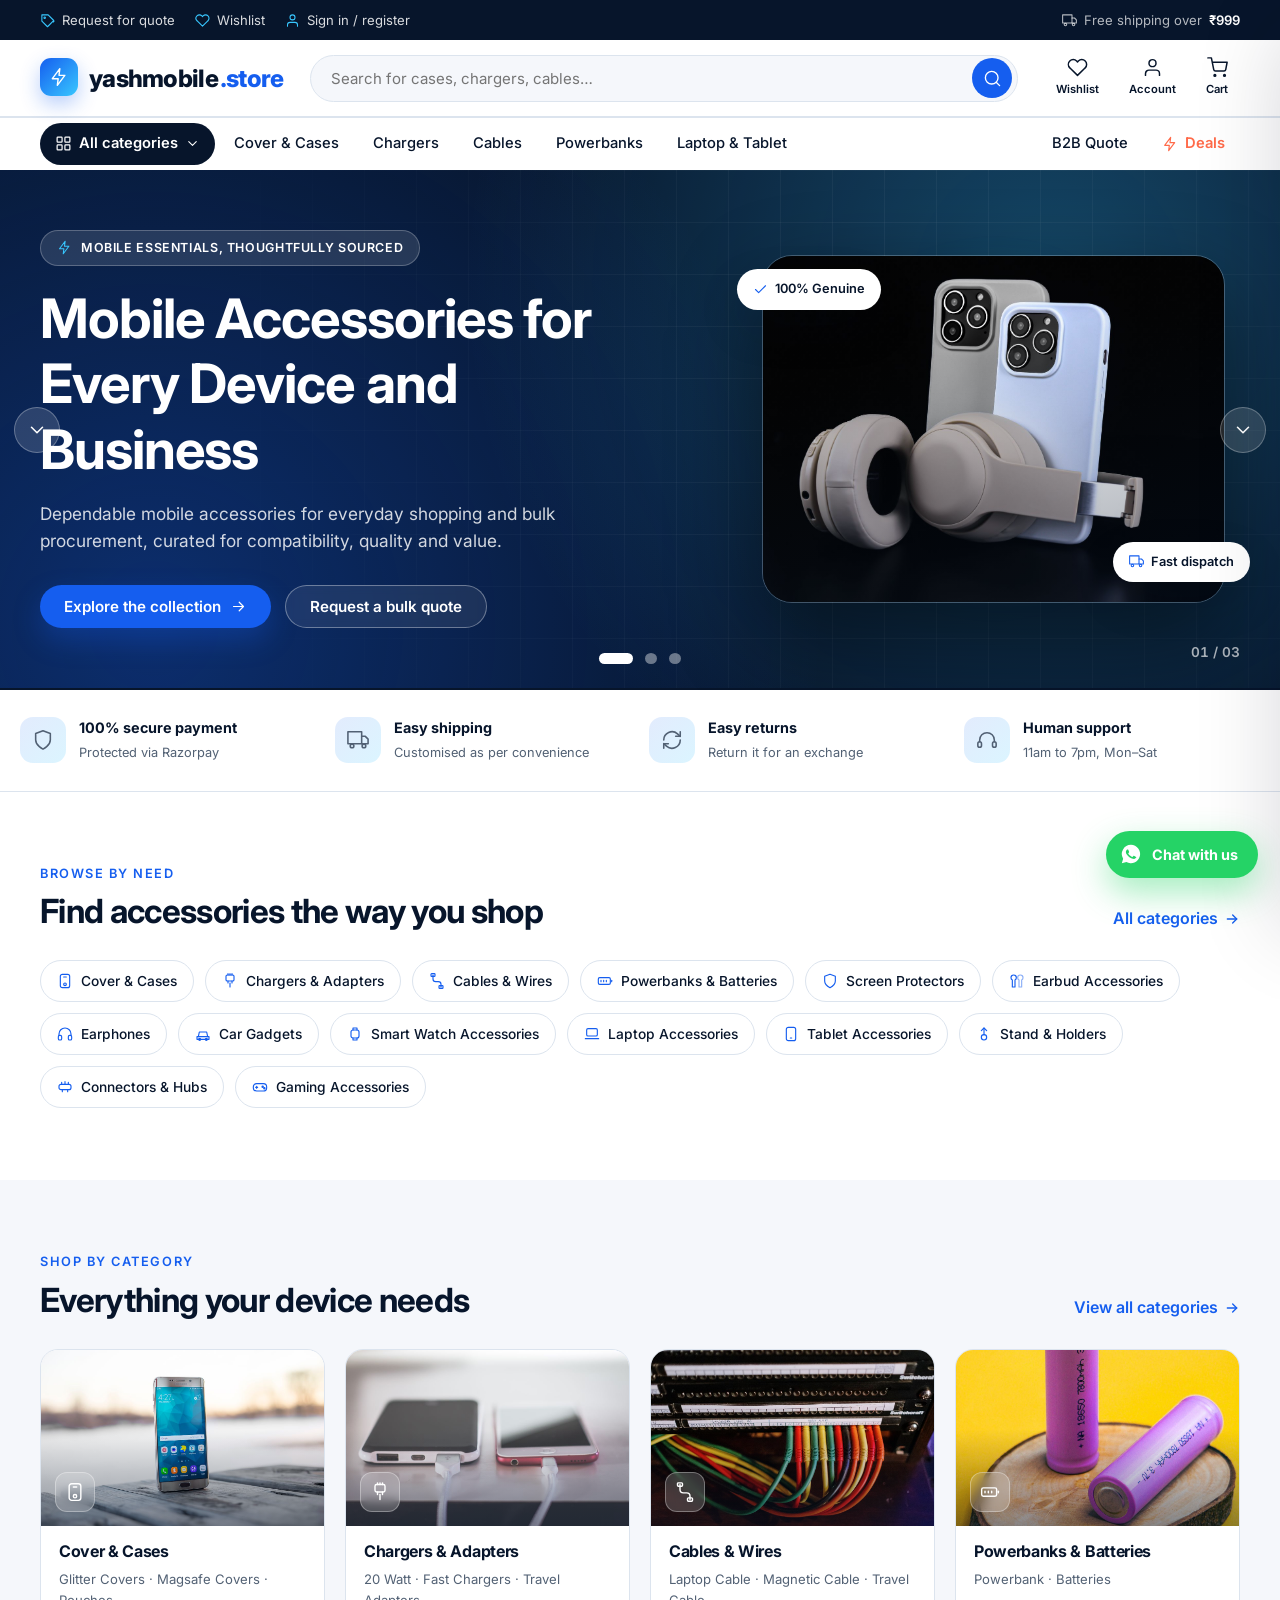
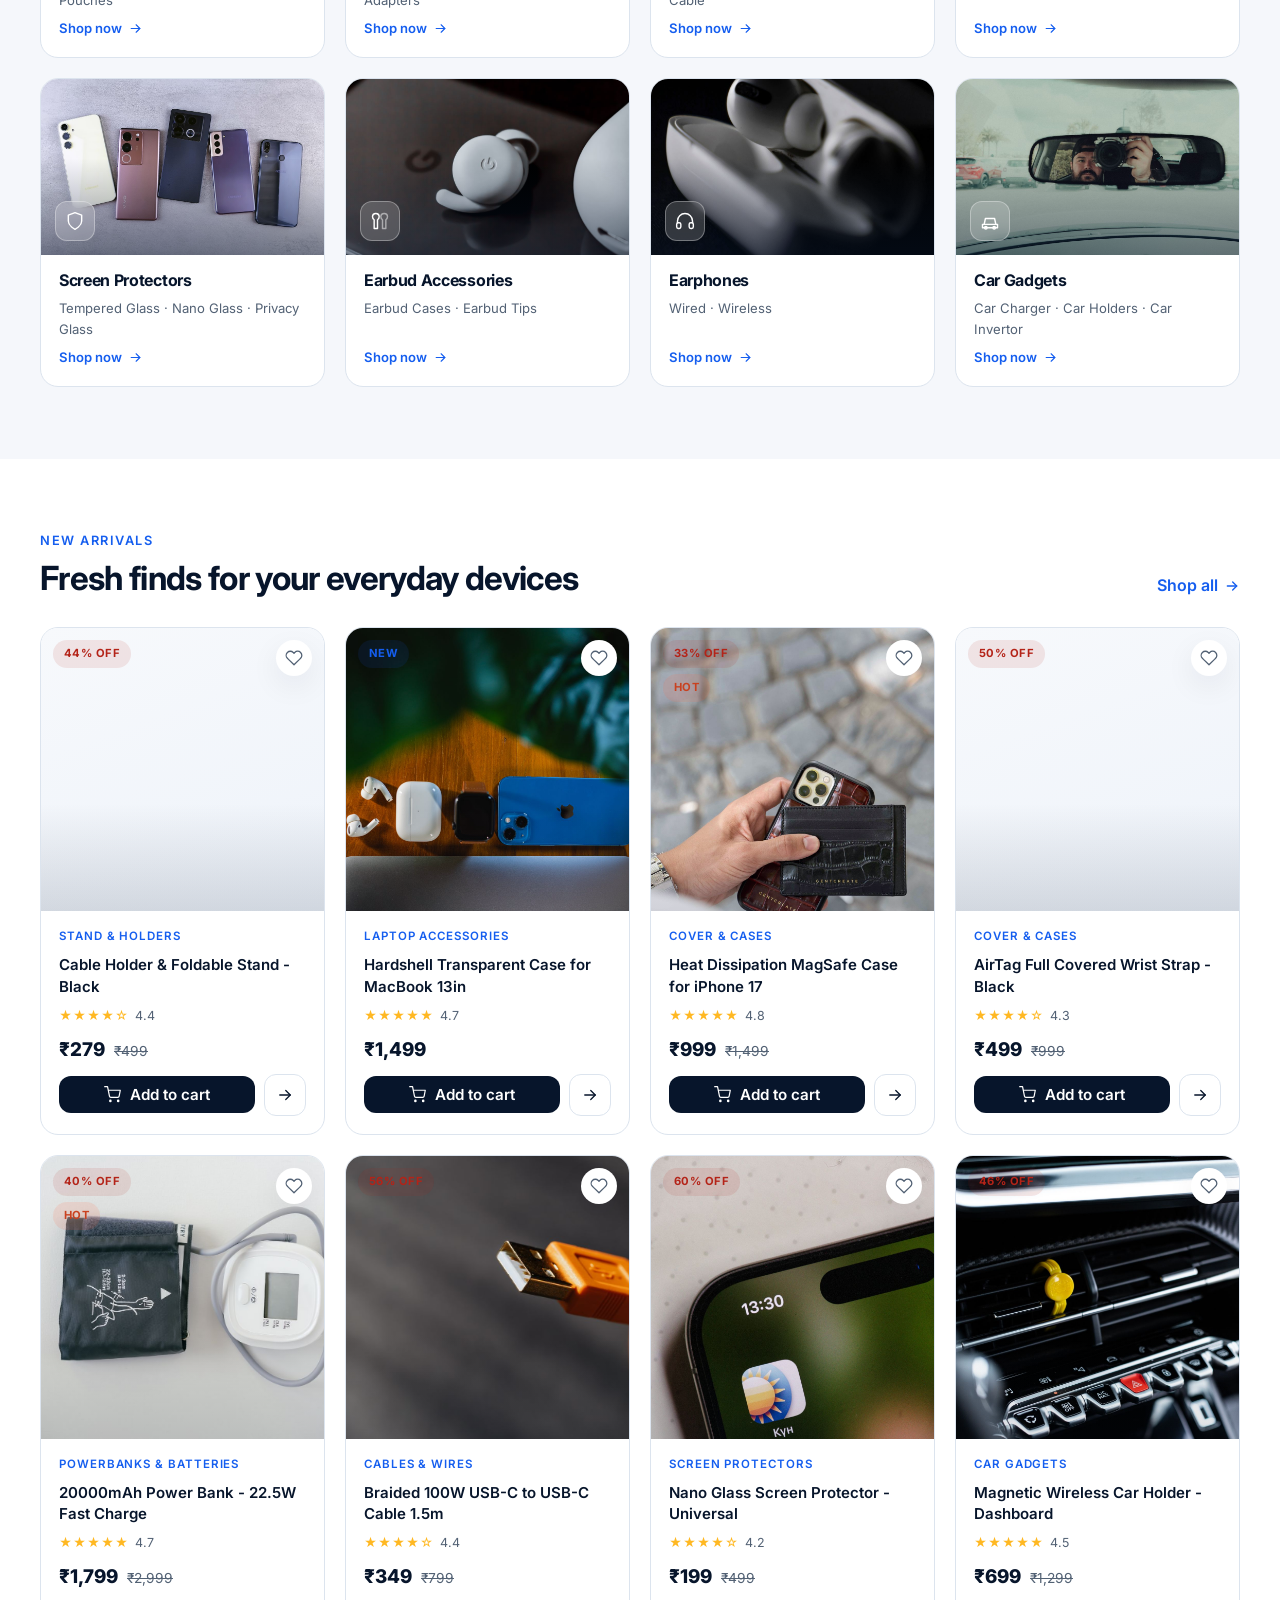
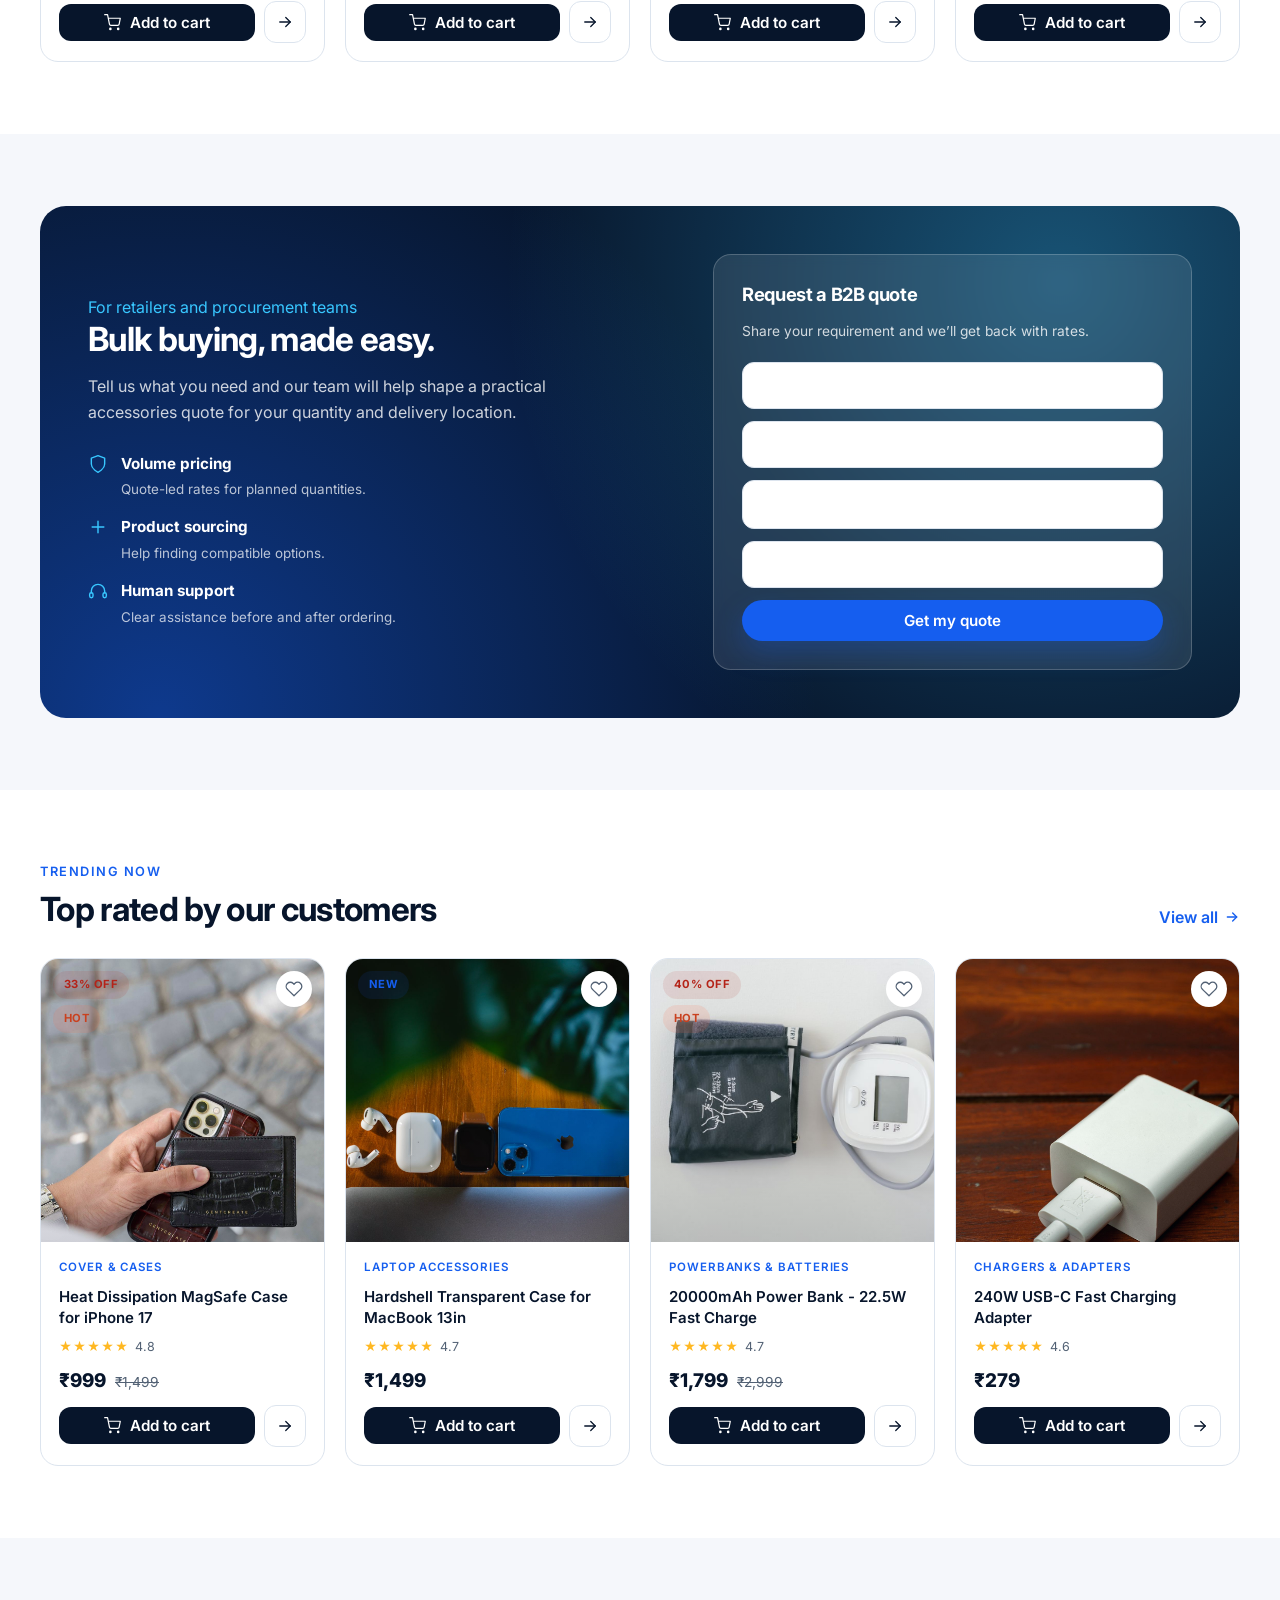
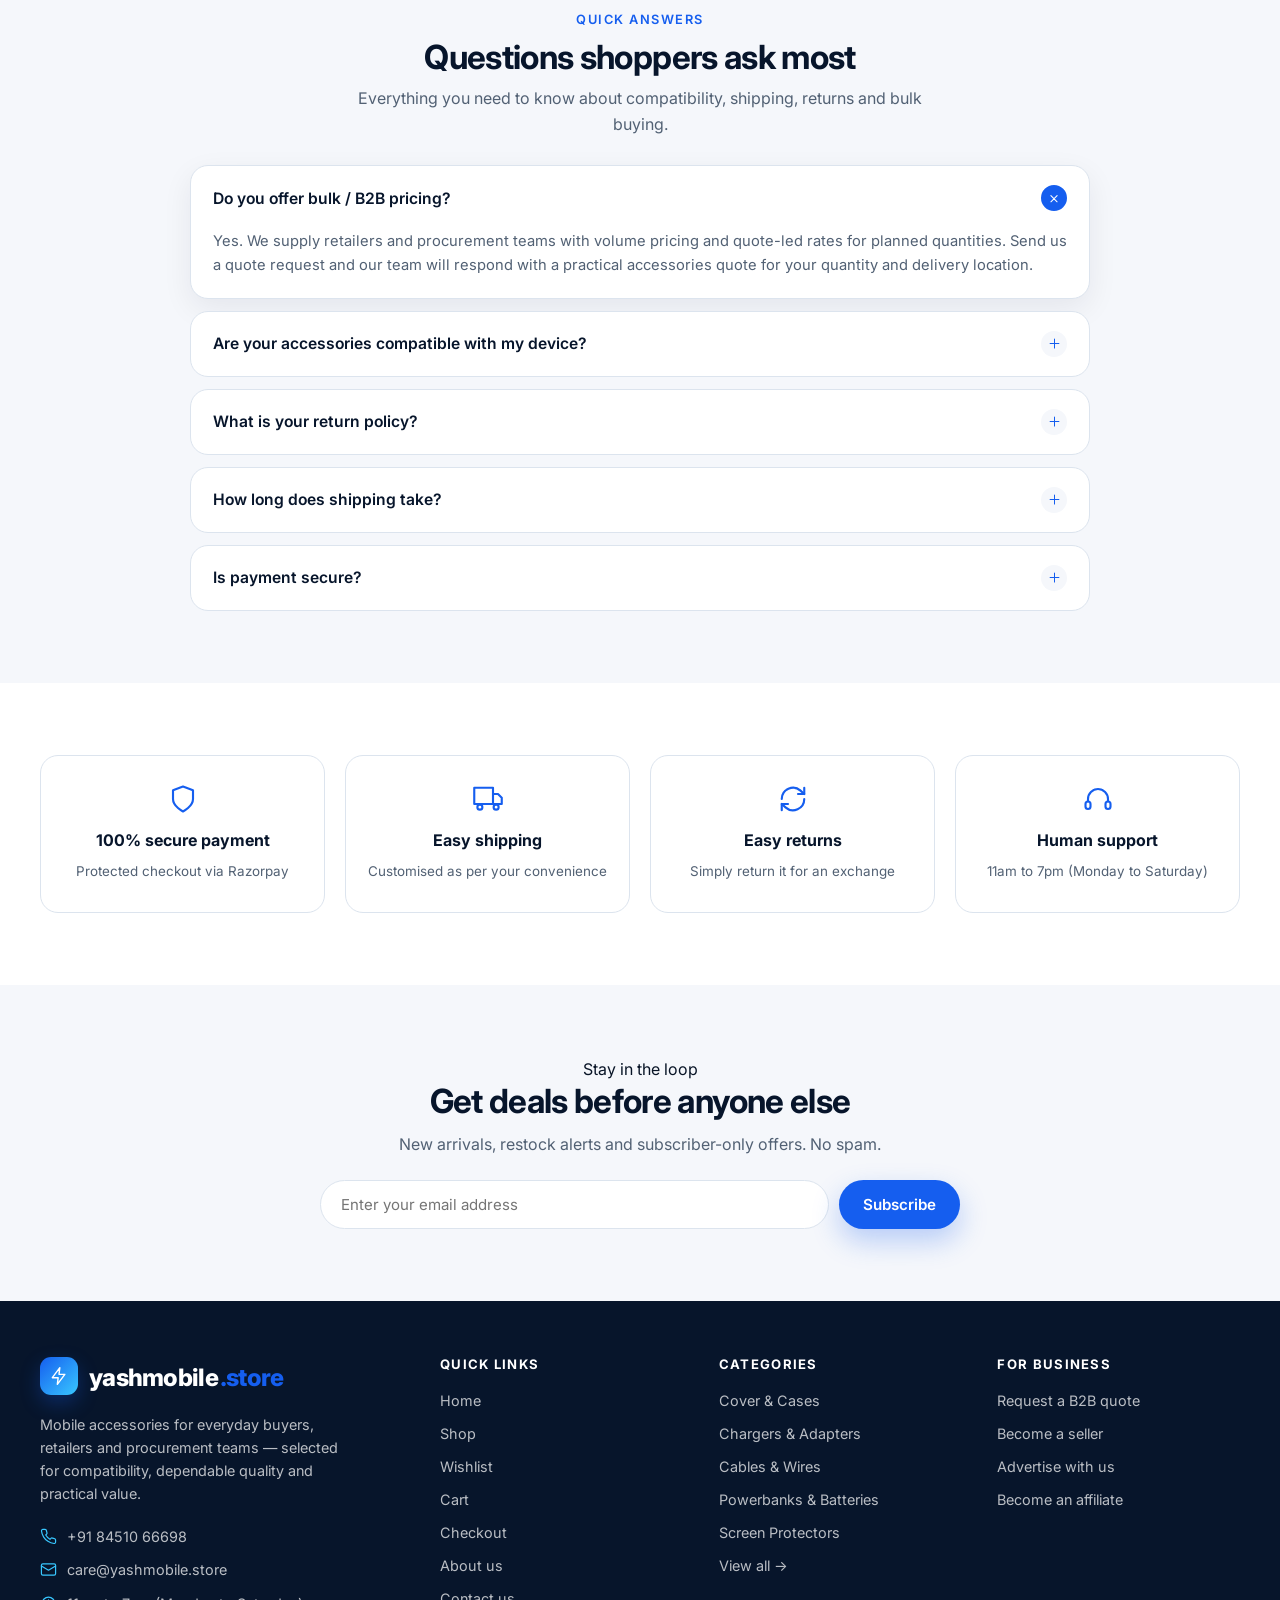
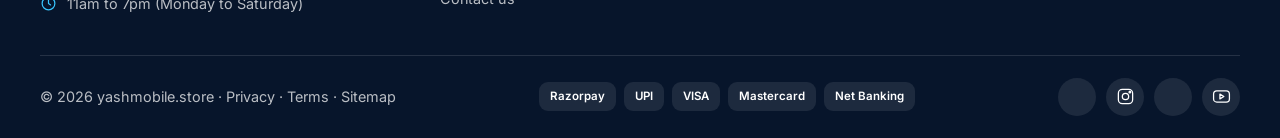
<file: index.html>
<!DOCTYPE html>
<html lang="en">
<head>
  <meta charset="UTF-8" />
  <meta name="viewport" content="width=device-width, initial-scale=1.0" />
  <title>yashmobile.store — Mobile Accessories for Every Device</title>
  <meta name="description" content="yashmobile.store — dependable mobile accessories for everyday shopping and bulk procurement. Cases, chargers, cables, power banks, screen protectors and more." />
  <meta name="theme-color" content="#07152b" />
  <link rel="preconnect" href="https://fonts.googleapis.com" />
  <link rel="preconnect" href="https://fonts.gstatic.com" crossorigin />
  <link href="https://fonts.googleapis.com/css2?family=Inter:wght@400;500;600;700;800&display=swap" rel="stylesheet" />
  <link rel="stylesheet" href="css/style.css" />
  <link rel="canonical" href="https://yashmobile.store/" />
  <meta property="og:type" content="website" />
  <meta property="og:title" content="yashmobile.store — Mobile Accessories for Every Device" />
  <meta property="og:description" content="Dependable mobile accessories for everyday shopping and bulk procurement — cases, chargers, cables, power banks and more." />
  <meta property="og:url" content="https://yashmobile.store/" />
  <meta name="twitter:card" content="summary_large_image" />
  <script type="application/ld+json">
  {
    "@context": "https://schema.org",
    "@type": "Store",
    "name": "yashmobile.store",
    "url": "https://yashmobile.store/",
    "description": "Mobile accessories for everyday buyers, retailers and procurement teams — selected for compatibility, dependable quality and practical value.",
    "telephone": "+91-84510-66698",
    "email": "care@yashmobile.store",
    "openingHours": "Mo-Sa 11:00-19:00",
    "priceRange": "₹199 - ₹4999",
    "address": { "@type": "PostalAddress", "addressCountry": "IN" }
  }
  </script>
</head>
<body>

  <!-- shared header injected by js/main.js -->
  <div id="site-header"></div>

  <!-- ============ HERO SLIDER ============ -->
  <section class="hero">
    <div class="hero__track" id="heroTrack"></div>
  </section>

  <!-- ============ TRUST STRIP ============ -->
  <section class="trust">
    <div class="container trust__grid">
      <div class="trust__item">
        <span class="trust__icon"><svg width="22" height="22" viewBox="0 0 24 24" fill="none" stroke="currentColor" stroke-width="1.7" stroke-linecap="round" stroke-linejoin="round"><path d="M12 22s8-4 8-10V5l-8-3-8 3v7c0 6 8 10 8 10Z"/></svg></span>
        <div><strong>100% secure payment</strong><span>Protected via Razorpay</span></div>
      </div>
      <div class="trust__item">
        <span class="trust__icon"><svg width="22" height="22" viewBox="0 0 24 24" fill="none" stroke="currentColor" stroke-width="1.7" stroke-linecap="round" stroke-linejoin="round"><path d="M1 3h15v13H1z"/><path d="M16 8h4l3 3v5h-7"/><circle cx="5.5" cy="18.5" r="2"/><circle cx="18.5" cy="18.5" r="2"/></svg></span>
        <div><strong>Easy shipping</strong><span>Customised as per convenience</span></div>
      </div>
      <div class="trust__item">
        <span class="trust__icon"><svg width="22" height="22" viewBox="0 0 24 24" fill="none" stroke="currentColor" stroke-width="1.7" stroke-linecap="round" stroke-linejoin="round"><path d="M3 12a9 9 0 0 1 15-6.7L21 8"/><path d="M21 3v5h-5"/><path d="M21 12a9 9 0 0 1-15 6.7L3 16"/><path d="M3 21v-5h5"/></svg></span>
        <div><strong>Easy returns</strong><span>Return it for an exchange</span></div>
      </div>
      <div class="trust__item">
        <span class="trust__icon"><svg width="22" height="22" viewBox="0 0 24 24" fill="none" stroke="currentColor" stroke-width="1.7" stroke-linecap="round" stroke-linejoin="round"><path d="M4 14v-2a8 8 0 0 1 16 0v2"/><path d="M4 14a2 2 0 0 1 2 2v2a2 2 0 0 1-4 0v-2a2 2 0 0 1 2-2Z"/><path d="M20 14a2 2 0 0 1 2 2v2a2 2 0 0 1-4 0v-2a2 2 0 0 1 2-2Z"/></svg></span>
        <div><strong>Human support</strong><span>11am to 7pm, Mon–Sat</span></div>
      </div>
    </div>
  </section>

  <!-- ============ BROWSE BY NEED ============ -->
  <section class="section">
    <div class="container">
      <div class="section-head">
        <div>
          <span class="eyebrow">Browse by need</span>
          <h2>Find accessories the way you shop</h2>
        </div>
        <a class="link-arrow" href="shop.html">All categories
          <svg width="16" height="16" viewBox="0 0 24 24" fill="none" stroke="currentColor" stroke-width="2" stroke-linecap="round" stroke-linejoin="round"><path d="M5 12h14"/><path d="m13 6 6 6-6 6"/></svg></a>
      </div>
      <div class="chips" id="browseChips"></div>
    </div>
  </section>

  <!-- ============ SHOP BY CATEGORY ============ -->
  <section class="section section--paper">
    <div class="container">
      <div class="section-head">
        <div>
          <span class="eyebrow">Shop by category</span>
          <h2>Everything your device needs</h2>
        </div>
        <a class="link-arrow" href="shop.html">View all categories
          <svg width="16" height="16" viewBox="0 0 24 24" fill="none" stroke="currentColor" stroke-width="2" stroke-linecap="round" stroke-linejoin="round"><path d="M5 12h14"/><path d="m13 6 6 6-6 6"/></svg></a>
      </div>
      <div class="catgrid" id="catGrid"></div>
    </div>
  </section>

  <!-- ============ NEW ARRIVALS ============ -->
  <section class="section">
    <div class="container">
      <div class="section-head">
        <div>
          <span class="eyebrow">New arrivals</span>
          <h2>Fresh finds for your everyday devices</h2>
        </div>
        <a class="link-arrow" href="shop.html">Shop all
          <svg width="16" height="16" viewBox="0 0 24 24" fill="none" stroke="currentColor" stroke-width="2" stroke-linecap="round" stroke-linejoin="round"><path d="M5 12h14"/><path d="m13 6 6 6-6 6"/></svg></a>
      </div>
      <div class="prodgrid" id="newArrivals"></div>
    </div>
  </section>

  <!-- ============ B2B BAND ============ -->
  <section class="section section--paper">
    <div class="container">
      <div class="band">
        <div>
          <span class="eyebrow" style="color:var(--cyan)">For retailers and procurement teams</span>
          <h2>Bulk buying, made easy.</h2>
          <p>Tell us what you need and our team will help shape a practical accessories quote for your quantity and delivery location.</p>
          <ul class="band__list">
            <li><svg width="20" height="20" viewBox="0 0 24 24" fill="none" stroke="currentColor" stroke-width="1.7" stroke-linecap="round" stroke-linejoin="round"><path d="M12 22s8-4 8-10V5l-8-3-8 3v7c0 6 8 10 8 10Z"/></svg>
              <div><strong>Volume pricing</strong><span>Quote-led rates for planned quantities.</span></div></li>
            <li><svg width="20" height="20" viewBox="0 0 24 24" fill="none" stroke="currentColor" stroke-width="1.7" stroke-linecap="round" stroke-linejoin="round"><path d="M12 5v14M5 12h14"/></svg>
              <div><strong>Product sourcing</strong><span>Help finding compatible options.</span></div></li>
            <li><svg width="20" height="20" viewBox="0 0 24 24" fill="none" stroke="currentColor" stroke-width="1.7" stroke-linecap="round" stroke-linejoin="round"><path d="M4 14v-2a8 8 0 0 1 16 0v2"/><path d="M4 14a2 2 0 0 1 2 2v2a2 2 0 0 1-4 0v-2a2 2 0 0 1 2-2Z"/><path d="M20 14a2 2 0 0 1 2 2v2a2 2 0 0 1-4 0v-2a2 2 0 0 1 2-2Z"/></svg>
              <div><strong>Human support</strong><span>Clear assistance before and after ordering.</span></div></li>
          </ul>
        </div>
        <div class="band__card">
          <h3>Request a B2B quote</h3>
          <p>Share your requirement and we’ll get back with rates.</p>
          <form onsubmit="event.preventDefault(); this.reset(); toast('Quote request sent — we will reply shortly');">
            <div class="field"><input type="text" placeholder="Your name" required /></div>
            <div class="field"><input type="tel" placeholder="Phone number" required /></div>
            <div class="field">
              <select>
                <option>Select category</option>
                <option>Cover &amp; Cases</option>
                <option>Chargers &amp; Adapters</option>
                <option>Cables &amp; Wires</option>
                <option>Powerbanks</option>
                <option>Laptop &amp; Tablet</option>
              </select>
            </div>
            <div class="field"><input type="number" placeholder="Approx. quantity" min="1" /></div>
            <button class="btn btn--primary btn--block" type="submit">Get my quote</button>
          </form>
        </div>
      </div>
    </div>
  </section>

  <!-- ============ TRENDING ============ -->
  <section class="section">
    <div class="container">
      <div class="section-head">
        <div>
          <span class="eyebrow">Trending now</span>
          <h2>Top rated by our customers</h2>
        </div>
        <a class="link-arrow" href="shop.html">View all
          <svg width="16" height="16" viewBox="0 0 24 24" fill="none" stroke="currentColor" stroke-width="2" stroke-linecap="round" stroke-linejoin="round"><path d="M5 12h14"/><path d="m13 6 6 6-6 6"/></svg></a>
      </div>
      <div class="prodgrid" id="trendingGrid"></div>
    </div>
  </section>

  <!-- ============ FAQ ============ -->
  <section class="section section--paper">
    <div class="container">
      <div class="section-head" style="justify-content:center;text-align:center">
        <div style="margin-inline:auto">
          <span class="eyebrow">Quick answers</span>
          <h2>Questions shoppers ask most</h2>
          <p style="margin-inline:auto">Everything you need to know about compatibility, shipping, returns and bulk buying.</p>
        </div>
      </div>
      <div class="faq" id="faqList"></div>
    </div>
  </section>

  <!-- ============ INFO BADGES ============ -->
  <section class="section">
    <div class="container">
      <div class="infobadges" id="infoBadges"></div>
    </div>
  </section>

  <!-- ============ NEWSLETTER ============ -->
  <section class="section section--paper">
    <div class="container">
      <div class="news">
        <span class="eyebrow">Stay in the loop</span>
        <h2>Get deals before anyone else</h2>
        <p style="color:var(--muted);margin-top:10px">New arrivals, restock alerts and subscriber-only offers. No spam.</p>
        <form onsubmit="event.preventDefault(); this.reset(); toast('Subscribed — thanks for joining!');">
          <input type="email" placeholder="Enter your email address" required />
          <button class="btn btn--primary" type="submit">Subscribe</button>
        </form>
      </div>
    </div>
  </section>

  <!-- shared footer injected by js/main.js -->
  <div id="site-footer"></div>

  <script src="js/data.js"></script>
  <script src="js/main.js"></script>
</body>
</html>
</file>
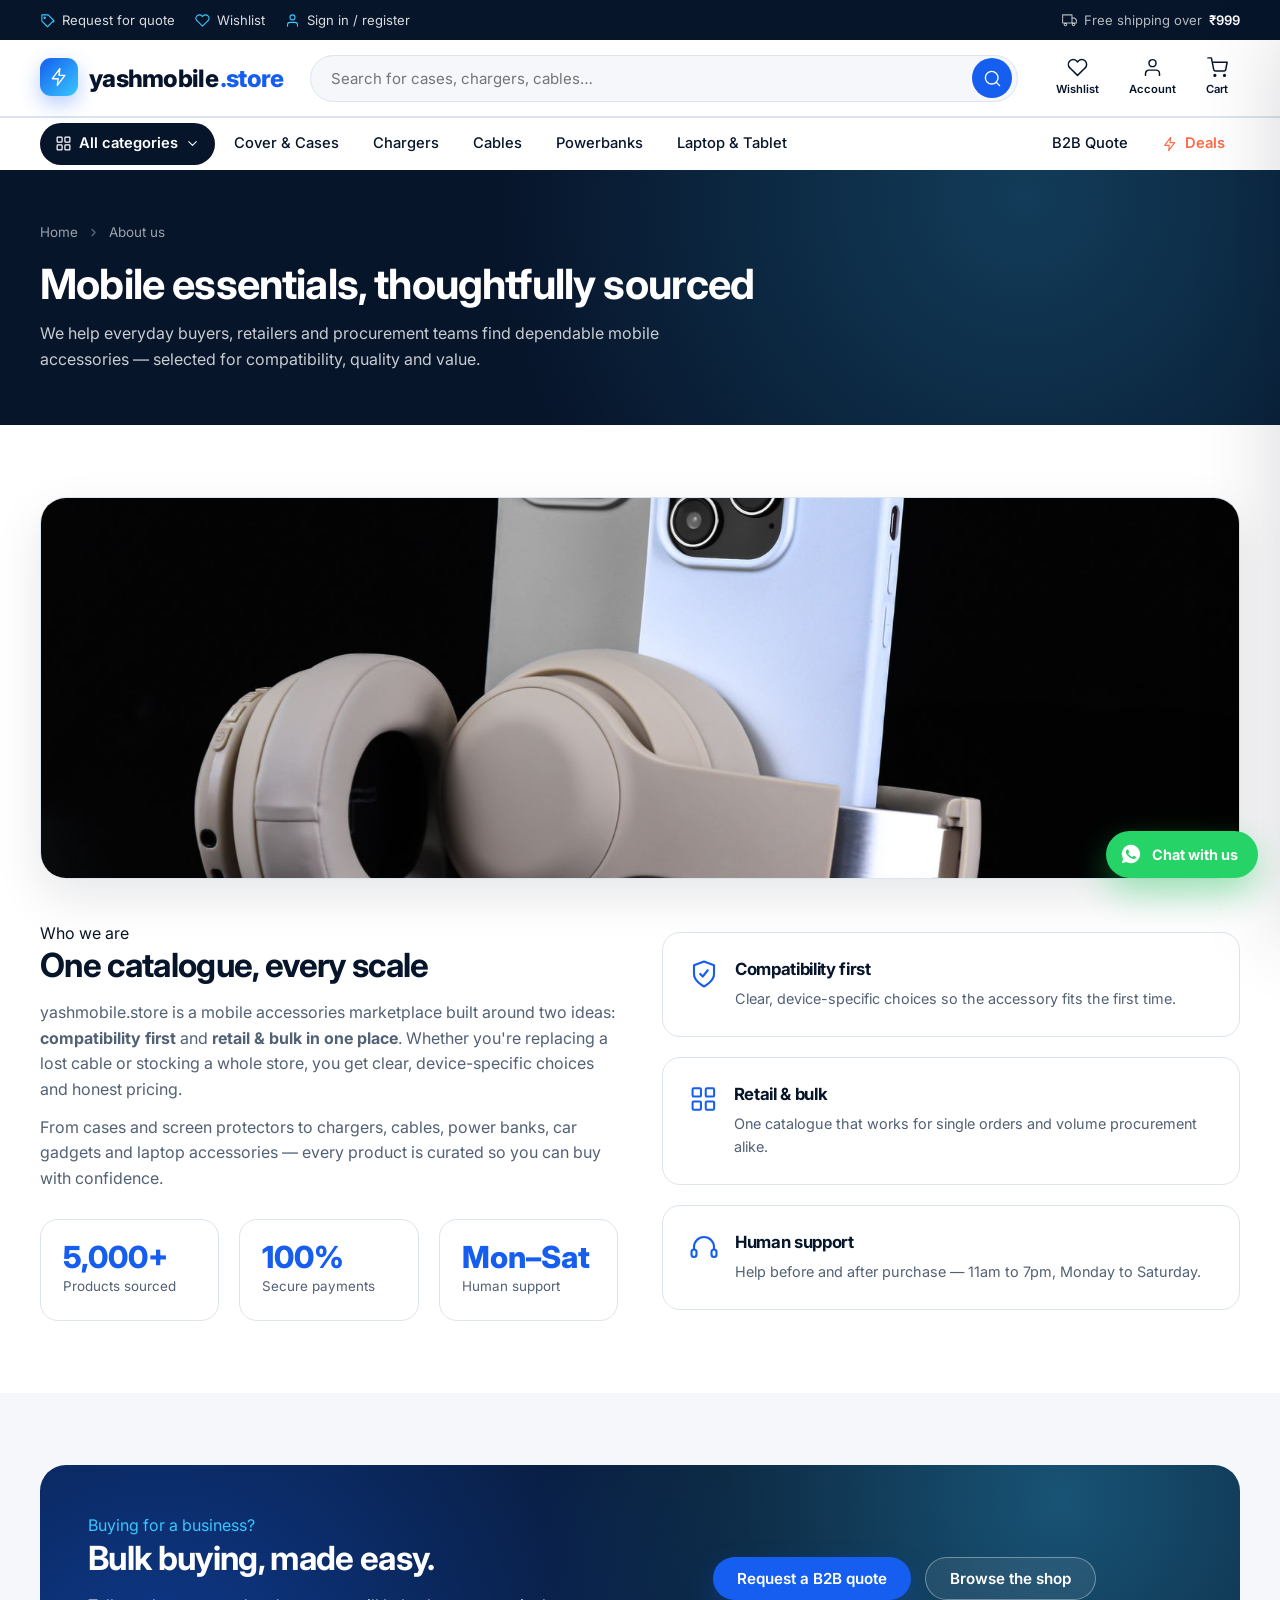
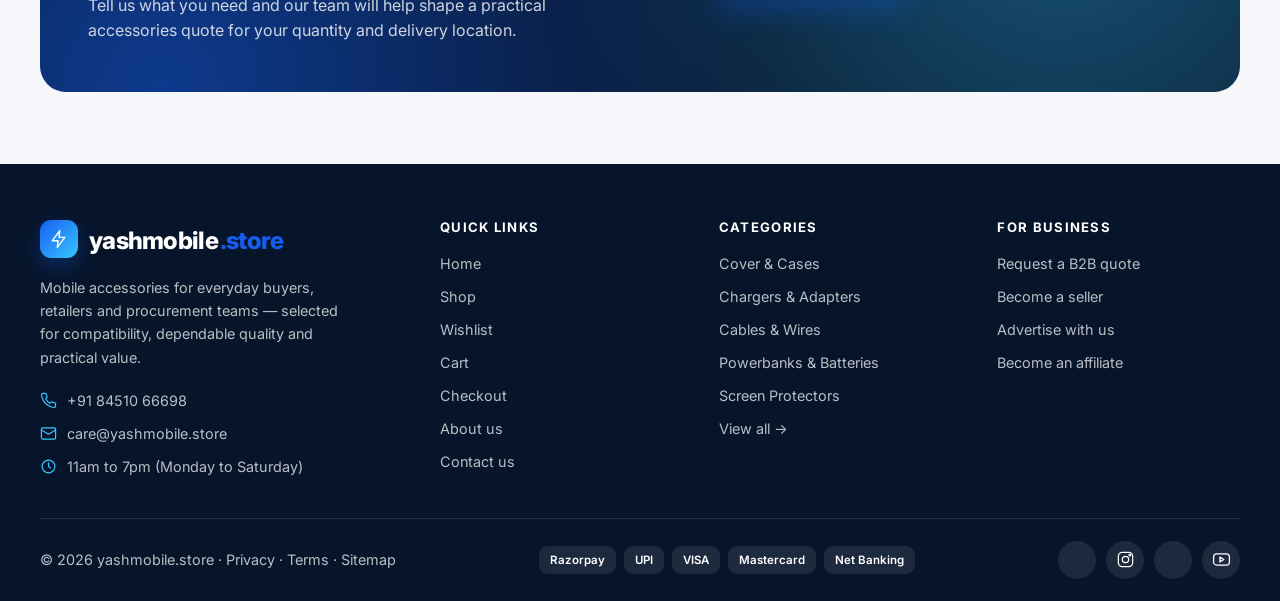
<file: about.html>
<!DOCTYPE html>
<html lang="en">
<head>
  <meta charset="UTF-8" />
  <meta name="viewport" content="width=device-width, initial-scale=1.0" />
  <title>About Us — yashmobile.store</title>
  <meta name="description" content="About yashmobile.store — dependable mobile accessories for everyday buyers, retailers and procurement teams, curated for compatibility and value." />
  <meta name="theme-color" content="#07152b" />
  <link rel="preconnect" href="https://fonts.googleapis.com" />
  <link rel="preconnect" href="https://fonts.gstatic.com" crossorigin />
  <link href="https://fonts.googleapis.com/css2?family=Inter:wght@400;500;600;700;800&display=swap" rel="stylesheet" />
  <link rel="stylesheet" href="css/style.css" />
</head>
<body>

  <div id="site-header"></div>

  <section class="pagehero">
    <div class="container">
      <nav class="crumbs" aria-label="Breadcrumb">
        <a href="index.html">Home</a>
        <svg width="13" height="13" viewBox="0 0 24 24" fill="none" stroke="currentColor" stroke-width="2" stroke-linecap="round" stroke-linejoin="round"><path d="m9 6 6 6-6 6"/></svg>
        <span>About us</span>
      </nav>
      <h1>Mobile essentials, thoughtfully sourced</h1>
      <p>We help everyday buyers, retailers and procurement teams find dependable mobile accessories — selected for compatibility, quality and value.</p>
    </div>
  </section>

  <section class="section">
    <div class="container">
      <div class="aboutbanner">
        <img src="assets/hero/hero-1.jpg" alt="Mobile accessories flat lay — cases, earbuds, adapters and cables" loading="lazy" decoding="async" />
      </div>
      <div class="aboutgrid">
        <div>
          <span class="eyebrow">Who we are</span>
          <h2>One catalogue, every scale</h2>
          <p style="color:var(--muted);margin-top:14px">yashmobile.store is a mobile accessories marketplace built around two ideas: <strong>compatibility first</strong> and <strong>retail &amp; bulk in one place</strong>. Whether you're replacing a lost cable or stocking a whole store, you get clear, device-specific choices and honest pricing.</p>
          <p style="color:var(--muted);margin-top:12px">From cases and screen protectors to chargers, cables, power banks, car gadgets and laptop accessories — every product is curated so you can buy with confidence.</p>
          <div class="statrow">
            <div class="stat"><strong>5,000+</strong><span>Products sourced</span></div>
            <div class="stat"><strong>100%</strong><span>Secure payments</span></div>
            <div class="stat"><strong>Mon–Sat</strong><span>Human support</span></div>
          </div>
        </div>
        <div class="valuecards" style="grid-template-columns:1fr">
          <div class="valuecard" style="display:flex;gap:16px;align-items:flex-start">
            <svg width="30" height="30" viewBox="0 0 24 24" fill="none" stroke="currentColor" stroke-width="1.7" stroke-linecap="round" stroke-linejoin="round"><path d="M12 22s8-4 8-10V5l-8-3-8 3v7c0 6 8 10 8 10Z"/><path d="m9 12 2 2 4-5"/></svg>
            <div><h3>Compatibility first</h3><p>Clear, device-specific choices so the accessory fits the first time.</p></div>
          </div>
          <div class="valuecard" style="display:flex;gap:16px;align-items:flex-start">
            <svg width="30" height="30" viewBox="0 0 24 24" fill="none" stroke="currentColor" stroke-width="1.7" stroke-linecap="round" stroke-linejoin="round"><rect x="3" y="3" width="7" height="7" rx="1"/><rect x="14" y="3" width="7" height="7" rx="1"/><rect x="3" y="14" width="7" height="7" rx="1"/><rect x="14" y="14" width="7" height="7" rx="1"/></svg>
            <div><h3>Retail &amp; bulk</h3><p>One catalogue that works for single orders and volume procurement alike.</p></div>
          </div>
          <div class="valuecard" style="display:flex;gap:16px;align-items:flex-start">
            <svg width="30" height="30" viewBox="0 0 24 24" fill="none" stroke="currentColor" stroke-width="1.7" stroke-linecap="round" stroke-linejoin="round"><path d="M4 14v-2a8 8 0 0 1 16 0v2"/><path d="M4 14a2 2 0 0 1 2 2v2a2 2 0 0 1-4 0v-2a2 2 0 0 1 2-2Z"/><path d="M20 14a2 2 0 0 1 2 2v2a2 2 0 0 1-4 0v-2a2 2 0 0 1 2-2Z"/></svg>
            <div><h3>Human support</h3><p>Help before and after purchase — 11am to 7pm, Monday to Saturday.</p></div>
          </div>
        </div>
      </div>
    </div>
  </section>

  <section class="section section--paper">
    <div class="container">
      <div class="band">
        <div>
          <span class="eyebrow" style="color:var(--cyan)">Buying for a business?</span>
          <h2>Bulk buying, made easy.</h2>
          <p>Tell us what you need and our team will help shape a practical accessories quote for your quantity and delivery location.</p>
        </div>
        <div style="display:flex;gap:14px;flex-wrap:wrap">
          <a class="btn btn--primary" href="contact.html">Request a B2B quote</a>
          <a class="btn btn--ghost" href="shop.html">Browse the shop</a>
        </div>
      </div>
    </div>
  </section>

  <div id="site-footer"></div>

  <script src="js/data.js"></script>
  <script src="js/main.js"></script>
</body>
</html>
</file>
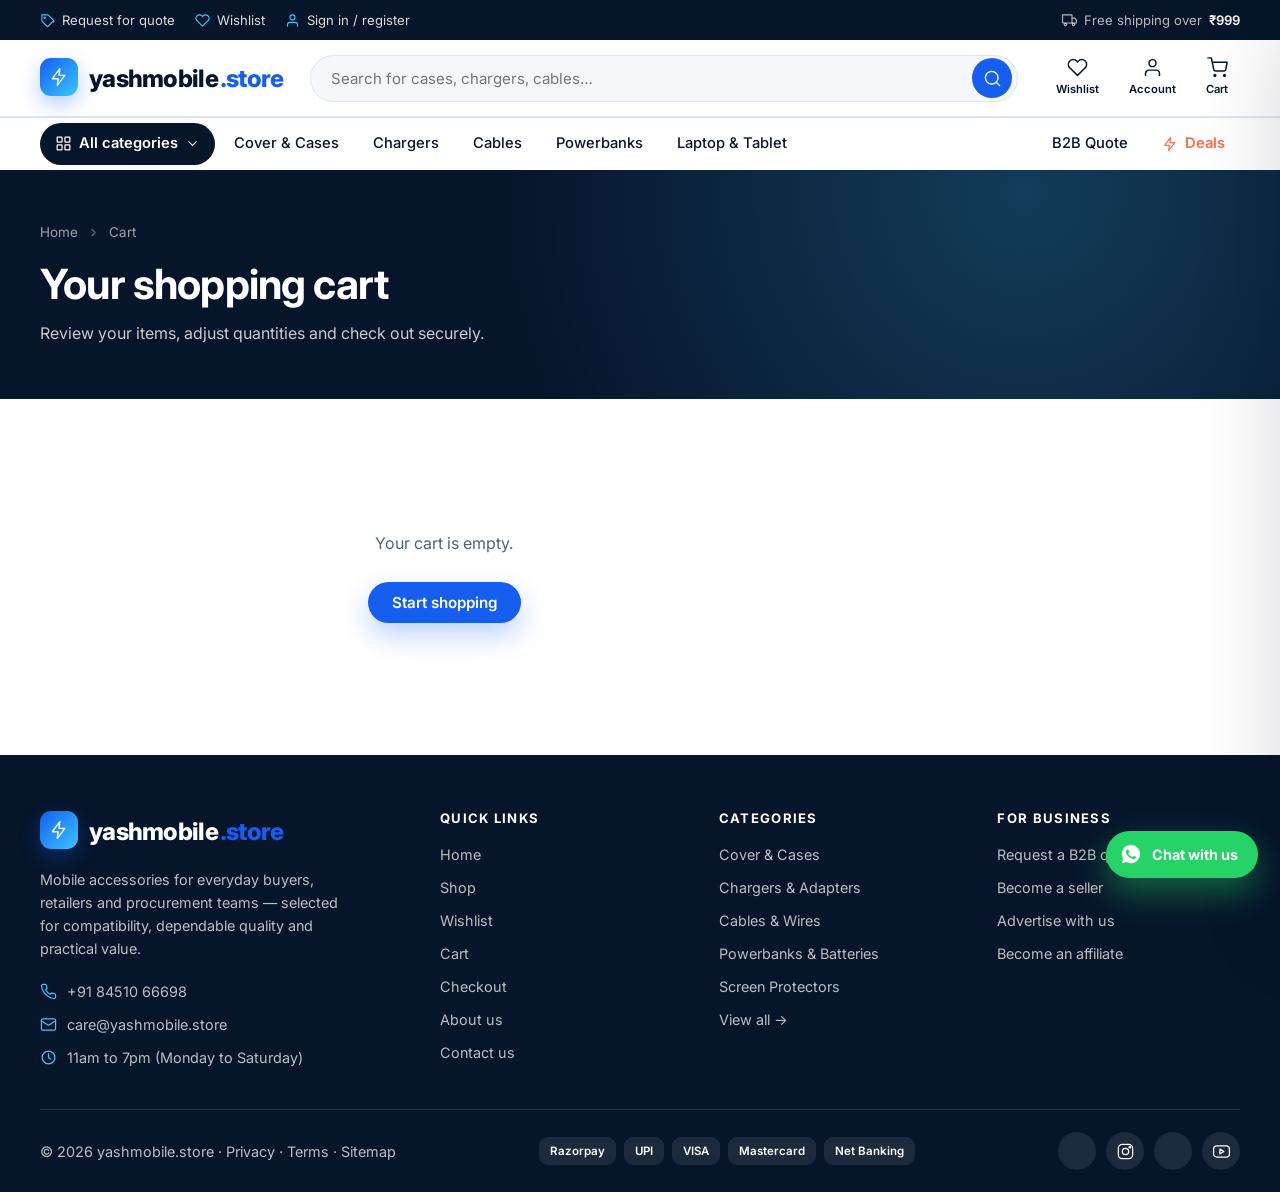
<file: cart.html>
<!DOCTYPE html>
<html lang="en">
<head>
  <meta charset="UTF-8" />
  <meta name="viewport" content="width=device-width, initial-scale=1.0" />
  <title>Your Cart — yashmobile.store</title>
  <meta name="description" content="Review the items in your yashmobile.store cart and proceed to secure checkout." />
  <meta name="theme-color" content="#07152b" />
  <link rel="preconnect" href="https://fonts.googleapis.com" />
  <link rel="preconnect" href="https://fonts.gstatic.com" crossorigin />
  <link href="https://fonts.googleapis.com/css2?family=Inter:wght@400;500;600;700;800&display=swap" rel="stylesheet" />
  <link rel="stylesheet" href="css/style.css" />
</head>
<body>

  <div id="site-header"></div>

  <section class="pagehero">
    <div class="container">
      <nav class="crumbs" aria-label="Breadcrumb">
        <a href="index.html">Home</a>
        <svg width="13" height="13" viewBox="0 0 24 24" fill="none" stroke="currentColor" stroke-width="2" stroke-linecap="round" stroke-linejoin="round"><path d="m9 6 6 6-6 6"/></svg>
        <span>Cart</span>
      </nav>
      <h1>Your shopping cart</h1>
      <p>Review your items, adjust quantities and check out securely.</p>
    </div>
  </section>

  <section class="section">
    <div class="container">
      <div class="cartwrap">
        <div id="cartLines"></div>

        <aside class="summary" id="cartSummary">
          <h3>Order summary</h3>
          <div class="summary__row"><span>Subtotal</span><span id="sumSub">₹0</span></div>
          <div class="summary__row" id="sumSaveRow" style="display:none"><span style="color:var(--success)">You save</span><span id="sumSave" style="color:var(--success);font-weight:600">—</span></div>
          <div class="summary__row"><span>Shipping</span><span id="sumShip">FREE</span></div>
          <div class="summary__row total"><span>Total</span><span id="sumTotal">₹0</span></div>
          <a class="btn btn--primary btn--block" id="checkoutBtn" href="checkout.html">Proceed to checkout</a>
          <p class="summary__note">100% secure payment · Razorpay · UPI · Cards</p>
          <a class="btn btn--outline btn--block" href="shop.html" style="margin-top:10px">Continue shopping</a>
        </aside>
      </div>
    </div>
  </section>

  <div id="site-footer"></div>

  <script src="js/data.js"></script>
  <script src="js/main.js"></script>
</body>
</html>
</file>
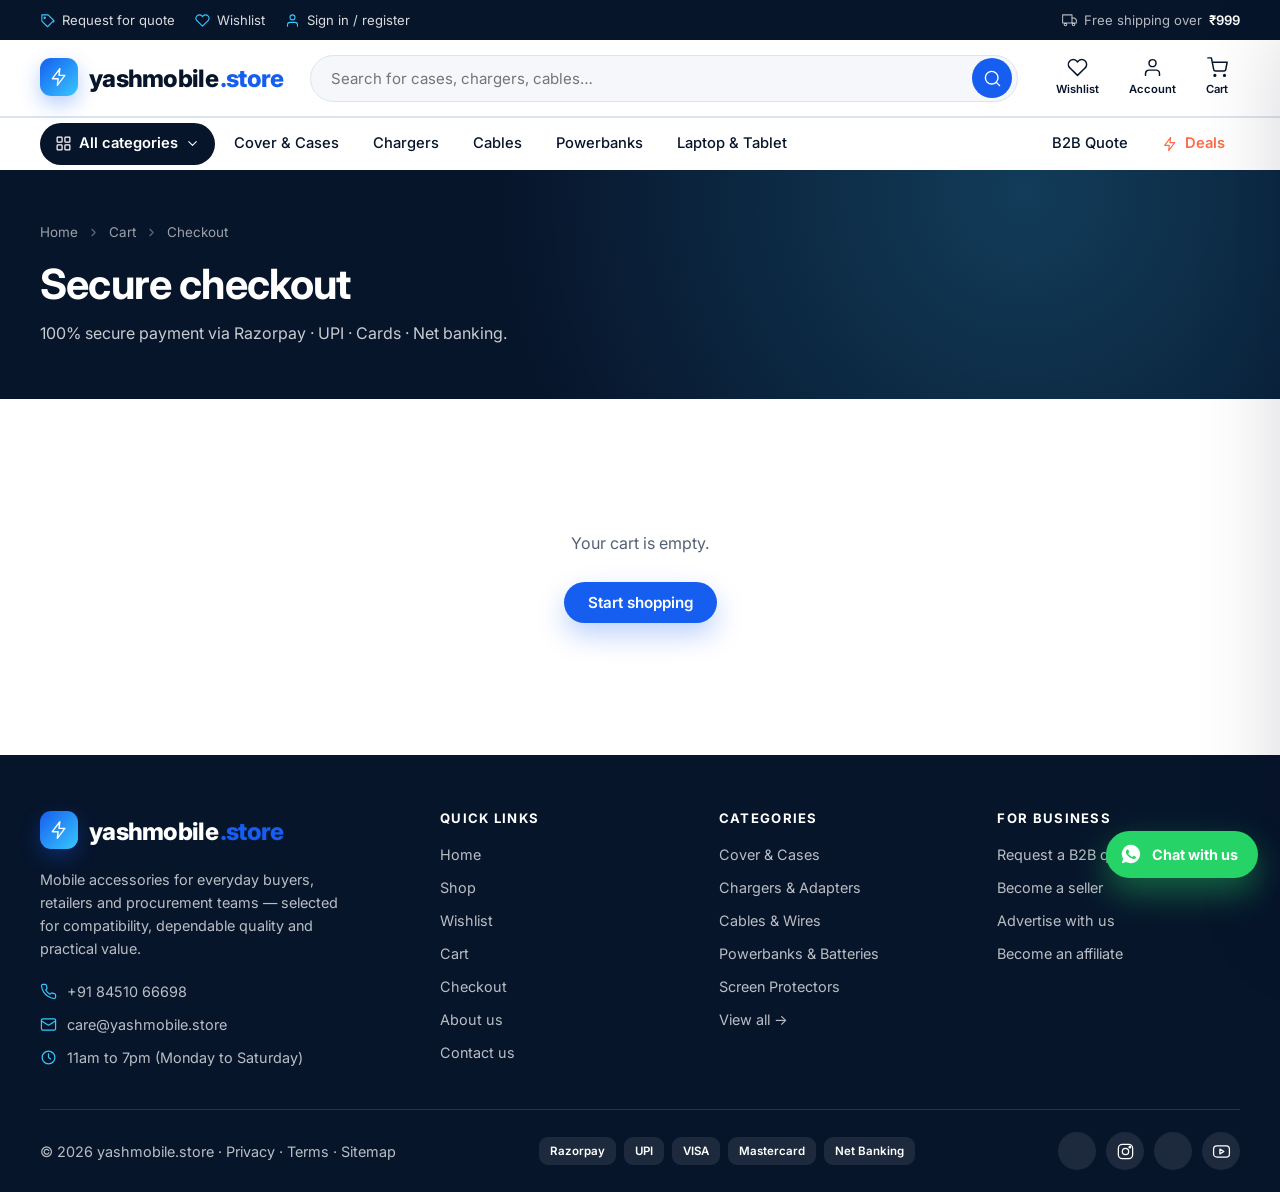
<file: checkout.html>
<!DOCTYPE html>
<html lang="en">
<head>
  <meta charset="UTF-8" />
  <meta name="viewport" content="width=device-width, initial-scale=1.0" />
  <title>Checkout — yashmobile.store</title>
  <meta name="description" content="Secure checkout at yashmobile.store — UPI, cards and net banking via Razorpay." />
  <meta name="theme-color" content="#07152b" />
  <link rel="preconnect" href="https://fonts.googleapis.com" />
  <link rel="preconnect" href="https://fonts.gstatic.com" crossorigin />
  <link href="https://fonts.googleapis.com/css2?family=Inter:wght@400;500;600;700;800&display=swap" rel="stylesheet" />
  <link rel="stylesheet" href="css/style.css" />
</head>
<body>

  <div id="site-header"></div>

  <section class="pagehero">
    <div class="container">
      <nav class="crumbs" aria-label="Breadcrumb">
        <a href="index.html">Home</a>
        <svg width="13" height="13" viewBox="0 0 24 24" fill="none" stroke="currentColor" stroke-width="2" stroke-linecap="round" stroke-linejoin="round"><path d="m9 6 6 6-6 6"/></svg>
        <a href="cart.html">Cart</a>
        <svg width="13" height="13" viewBox="0 0 24 24" fill="none" stroke="currentColor" stroke-width="2" stroke-linecap="round" stroke-linejoin="round"><path d="m9 6 6 6-6 6"/></svg>
        <span>Checkout</span>
      </nav>
      <h1>Secure checkout</h1>
      <p>100% secure payment via Razorpay · UPI · Cards · Net banking.</p>
    </div>
  </section>

  <section class="section">
    <div class="container">

      <div id="checkoutEmpty"></div>

      <div id="checkoutWrap">
        <div class="checkout">

          <form class="formcard" id="checkoutForm">
            <h2 style="font-size:1.4rem;margin-bottom:6px">Shipping details</h2>
            <p style="color:var(--muted);font-size:.9rem;margin-bottom:22px">Where should we deliver your accessories?</p>

            <div class="formrow">
              <div class="field"><label for="coName">Full name</label>
                <input id="coName" type="text" placeholder="Your name" required /></div>
              <div class="field"><label for="coPhone">Phone</label>
                <input id="coPhone" type="tel" placeholder="10-digit mobile" required /></div>
            </div>
            <div class="field"><label for="coEmail">Email</label>
              <input id="coEmail" type="email" placeholder="you@example.com" required /></div>
            <div class="field"><label for="coAddr">Address</label>
              <input id="coAddr" type="text" placeholder="House / street / area" required /></div>
            <div class="formrow">
              <div class="field"><label for="coCity">City</label>
                <input id="coCity" type="text" placeholder="City" required /></div>
              <div class="field"><label for="coPin">PIN code</label>
                <input id="coPin" type="text" placeholder="6-digit PIN" pattern="[0-9]{6}" required /></div>
            </div>
            <div class="field"><label for="coState">State</label>
              <input id="coState" type="text" placeholder="State" required /></div>

            <h3 style="margin:26px 0 14px">Payment method</h3>
            <div class="paymethods">
              <label class="paymethod is-on"><input type="radio" name="pay" checked />
                <div><strong>UPI / QR</strong><span>Pay instantly with any UPI app</span></div></label>
              <label class="paymethod"><input type="radio" name="pay" />
                <div><strong>Credit / Debit card</strong><span>Visa, Mastercard, RuPay</span></div></label>
              <label class="paymethod"><input type="radio" name="pay" />
                <div><strong>Net banking</strong><span>All major Indian banks</span></div></label>
              <label class="paymethod"><input type="radio" name="pay" />
                <div><strong>Cash on delivery</strong><span>Pay when your order arrives</span></div></label>
            </div>

            <button class="btn btn--primary btn--block" type="submit">Place order</button>
            <p class="summary__note">By placing this order you agree to our
              <a href="terms.html" style="color:var(--blue);font-weight:600">Terms</a> and
              <a href="privacy.html" style="color:var(--blue);font-weight:600">Privacy Policy</a>.</p>
          </form>

          <aside>
            <div class="summary">
              <h3>Your order <span id="coCount" style="font-weight:400;color:var(--muted);font-size:.85rem"></span></h3>
              <div id="checkoutItems"></div>
              <div class="summary__row"><span>Subtotal</span><span id="coSub">₹0</span></div>
              <div class="summary__row"><span>Shipping</span><span id="coShip">FREE</span></div>
              <div class="summary__row total"><span>Total</span><span id="coTotal">₹0</span></div>
              <p class="summary__note">Need bulk pricing? <a href="contact.html" style="color:var(--blue);font-weight:600">Request a B2B quote</a></p>
              <a class="btn btn--outline btn--block" href="cart.html" style="margin-top:10px">Edit cart</a>
            </div>
          </aside>

        </div>
      </div>

      <div id="orderDone" style="display:none">
        <div class="orderdone">
          <div class="orderdone__icon">
            <svg width="38" height="38" viewBox="0 0 24 24" fill="none" stroke="currentColor" stroke-width="2" stroke-linecap="round" stroke-linejoin="round"><path d="M20 6 9 17l-5-5"/></svg>
          </div>
          <h2>Order placed successfully!</h2>
          <p>Thank you for shopping with yashmobile.store. A confirmation will reach you shortly — our team is available 11am to 7pm, Monday to Saturday.</p>
          <a class="btn btn--primary" href="shop.html">Continue shopping</a>
          <a class="btn btn--outline" href="index.html">Back to home</a>
        </div>
      </div>

    </div>
  </section>

  <div id="site-footer"></div>

  <script src="js/data.js"></script>
  <script src="js/main.js"></script>
</body>
</html>
</file>
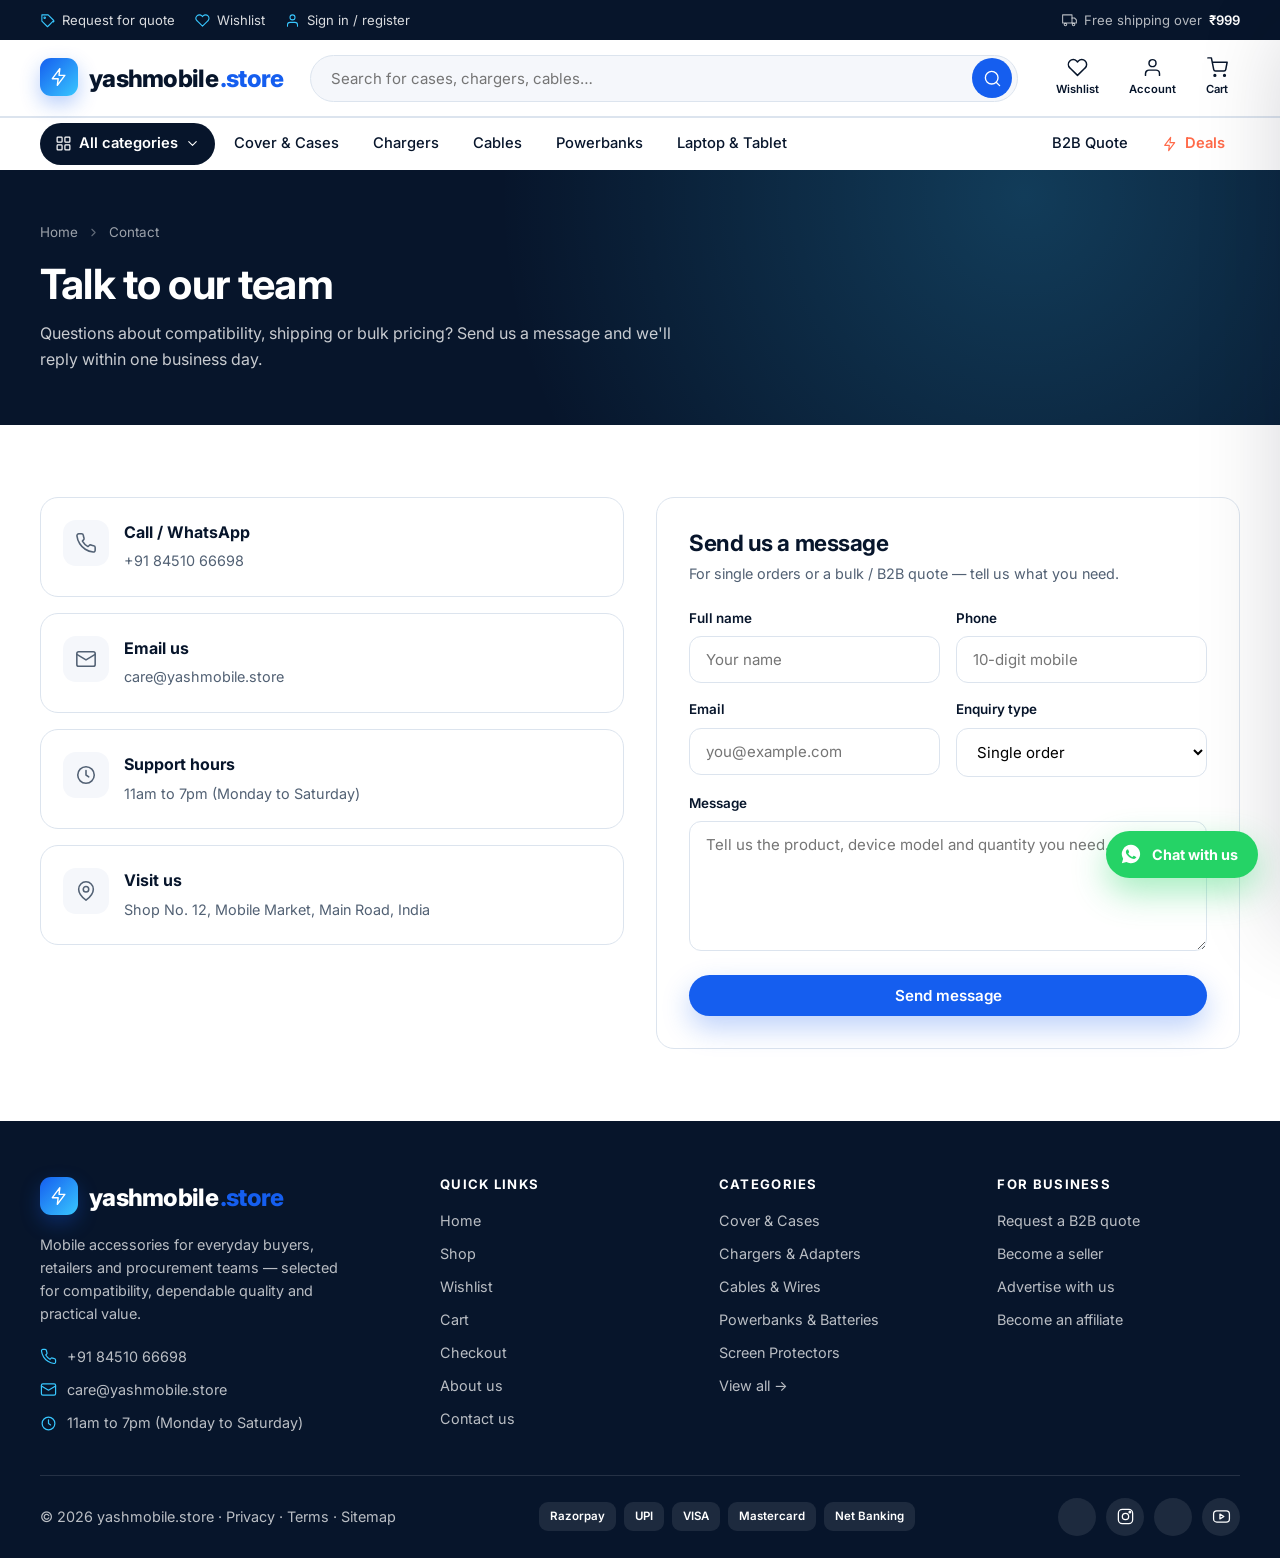
<file: contact.html>
<!DOCTYPE html>
<html lang="en">
<head>
  <meta charset="UTF-8" />
  <meta name="viewport" content="width=device-width, initial-scale=1.0" />
  <title>Contact &amp; B2B Quote — yashmobile.store</title>
  <meta name="description" content="Contact yashmobile.store or request a B2B / bulk quote for mobile accessories. Support available 11am to 7pm, Monday to Saturday." />
  <meta name="theme-color" content="#07152b" />
  <link rel="preconnect" href="https://fonts.googleapis.com" />
  <link rel="preconnect" href="https://fonts.gstatic.com" crossorigin />
  <link href="https://fonts.googleapis.com/css2?family=Inter:wght@400;500;600;700;800&display=swap" rel="stylesheet" />
  <link rel="stylesheet" href="css/style.css" />
</head>
<body>

  <div id="site-header"></div>

  <section class="pagehero">
    <div class="container">
      <nav class="crumbs" aria-label="Breadcrumb">
        <a href="index.html">Home</a>
        <svg width="13" height="13" viewBox="0 0 24 24" fill="none" stroke="currentColor" stroke-width="2" stroke-linecap="round" stroke-linejoin="round"><path d="m9 6 6 6-6 6"/></svg>
        <span>Contact</span>
      </nav>
      <h1>Talk to our team</h1>
      <p>Questions about compatibility, shipping or bulk pricing? Send us a message and we'll reply within one business day.</p>
    </div>
  </section>

  <section class="section">
    <div class="container">
      <div class="contactgrid">
        <div class="contactcards">
          <a class="contactcard" href="tel:+918451066698">
            <span class="contactcard__icon"><svg width="22" height="22" viewBox="0 0 24 24" fill="none" stroke="currentColor" stroke-width="1.7" stroke-linecap="round" stroke-linejoin="round"><path d="M22 16.9v3a2 2 0 0 1-2.2 2 19.8 19.8 0 0 1-8.6-3.1 19.5 19.5 0 0 1-6-6A19.8 19.8 0 0 1 2.1 4.2 2 2 0 0 1 4.1 2h3a2 2 0 0 1 2 1.7c.1 1 .4 1.9.7 2.8a2 2 0 0 1-.5 2.1L8.1 9.9a16 16 0 0 0 6 6l1.3-1.2a2 2 0 0 1 2.1-.5c.9.3 1.8.6 2.8.7a2 2 0 0 1 1.7 2Z"/></svg></span>
            <div><strong>Call / WhatsApp</strong><span>+91 84510 66698</span></div>
          </a>
          <a class="contactcard" href="mailto:care@yashmobile.store">
            <span class="contactcard__icon"><svg width="22" height="22" viewBox="0 0 24 24" fill="none" stroke="currentColor" stroke-width="1.7" stroke-linecap="round" stroke-linejoin="round"><rect x="2" y="4" width="20" height="16" rx="2"/><path d="m22 7-10 6L2 7"/></svg></span>
            <div><strong>Email us</strong><span>care@yashmobile.store</span></div>
          </a>
          <div class="contactcard">
            <span class="contactcard__icon"><svg width="22" height="22" viewBox="0 0 24 24" fill="none" stroke="currentColor" stroke-width="1.7" stroke-linecap="round" stroke-linejoin="round"><circle cx="12" cy="12" r="9"/><path d="M12 7v5l3 2"/></svg></span>
            <div><strong>Support hours</strong><span>11am to 7pm (Monday to Saturday)</span></div>
          </div>
          <div class="contactcard">
            <span class="contactcard__icon"><svg width="22" height="22" viewBox="0 0 24 24" fill="none" stroke="currentColor" stroke-width="1.7" stroke-linecap="round" stroke-linejoin="round"><path d="M20 10c0 6-8 12-8 12S4 16 4 10a8 8 0 0 1 16 0Z"/><circle cx="12" cy="10" r="3"/></svg></span>
            <div><strong>Visit us</strong><span>Shop No. 12, Mobile Market, Main Road, India</span></div>
          </div>
        </div>

        <form class="formcard" id="quoteForm">
          <h2 style="font-size:1.4rem;margin-bottom:6px">Send us a message</h2>
          <p style="color:var(--muted);font-size:.9rem;margin-bottom:22px">For single orders or a bulk / B2B quote — tell us what you need.</p>
          <div class="formrow">
            <div class="field">
              <label for="fName">Full name</label>
              <input id="fName" type="text" placeholder="Your name" required />
            </div>
            <div class="field">
              <label for="fPhone">Phone</label>
              <input id="fPhone" type="tel" placeholder="10-digit mobile" required />
            </div>
          </div>
          <div class="formrow">
            <div class="field">
              <label for="fEmail">Email</label>
              <input id="fEmail" type="email" placeholder="you@example.com" required />
            </div>
            <div class="field">
              <label for="fType">Enquiry type</label>
              <select id="fType">
                <option>Single order</option>
                <option>Bulk / B2B quote</option>
                <option>Compatibility question</option>
                <option>Shipping / returns</option>
              </select>
            </div>
          </div>
          <div class="field">
            <label for="fMsg">Message</label>
            <textarea id="fMsg" placeholder="Tell us the product, device model and quantity you need…" required></textarea>
          </div>
          <button class="btn btn--primary btn--block" type="submit">Send message</button>
          <div class="formmsg" id="formMsg" role="status"></div>
        </form>
      </div>
    </div>
  </section>

  <div id="site-footer"></div>

  <script src="js/data.js"></script>
  <script src="js/main.js"></script>
</body>
</html>
</file>
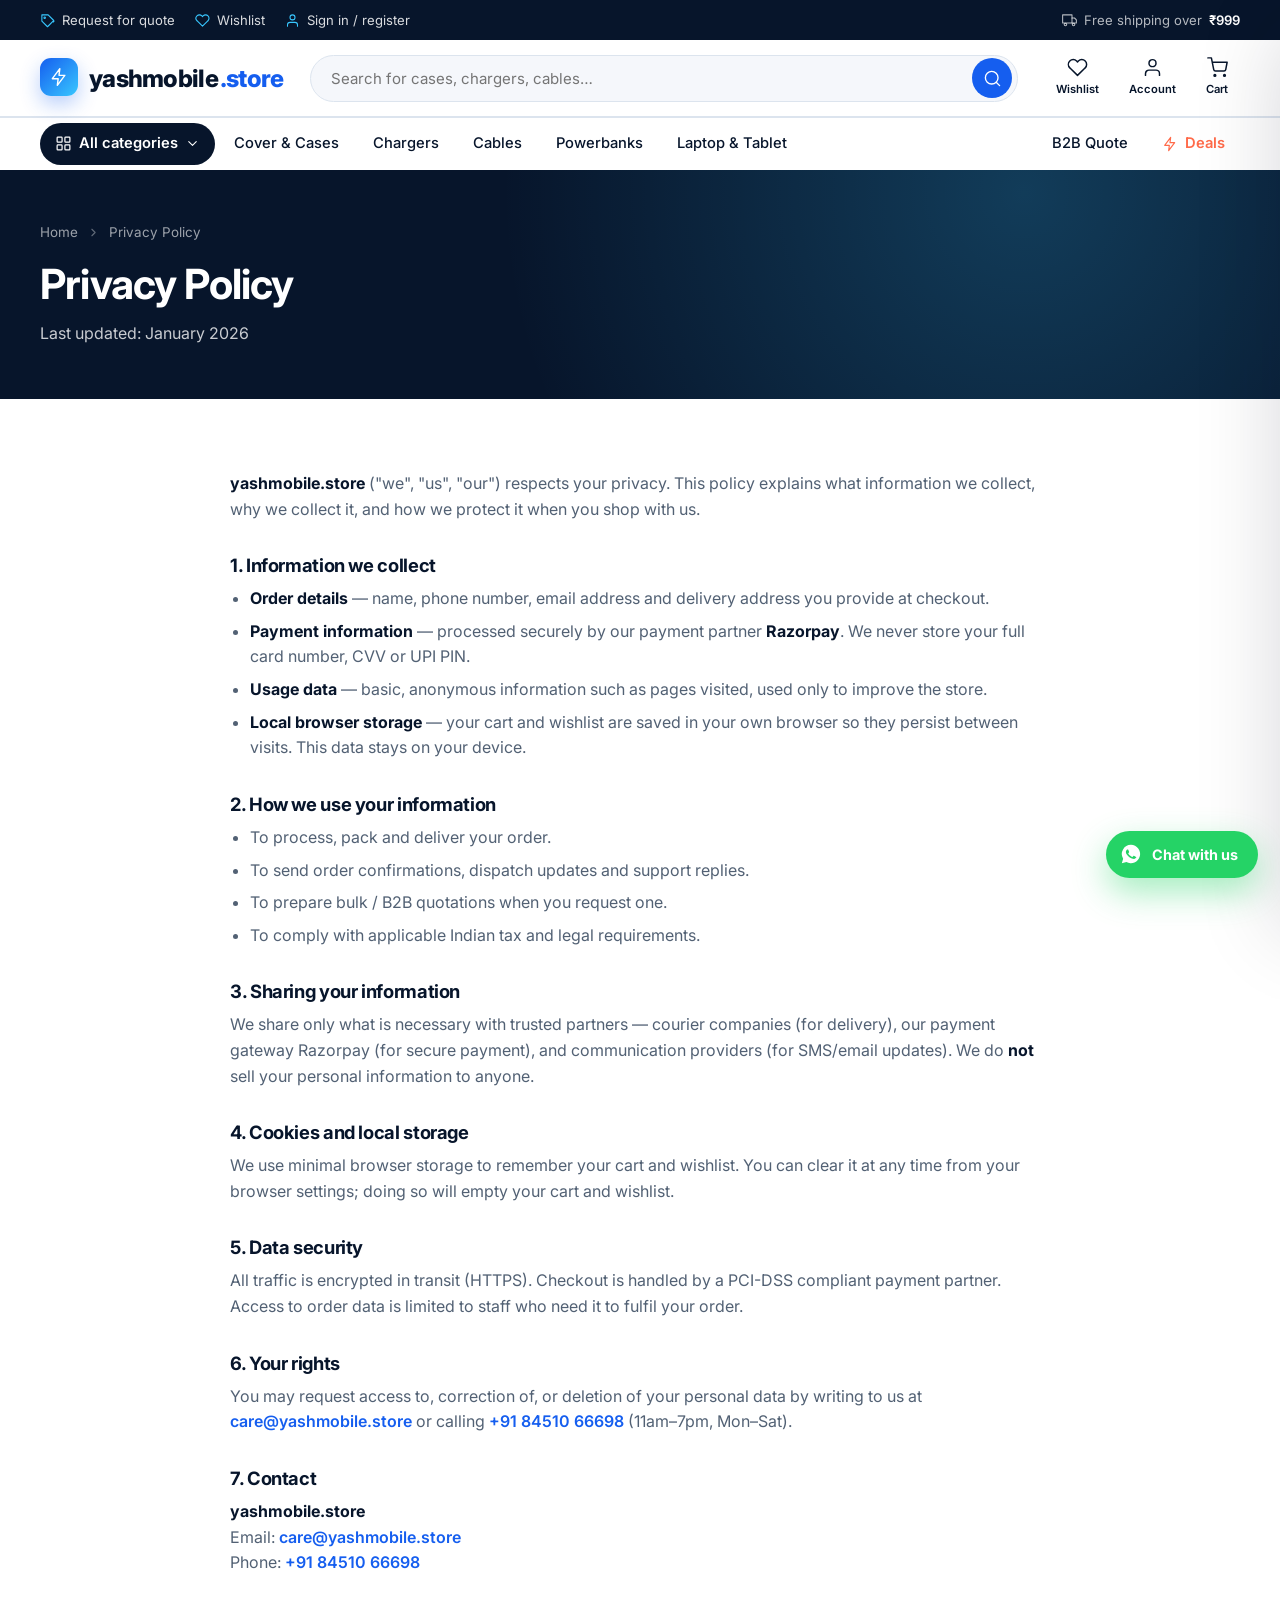
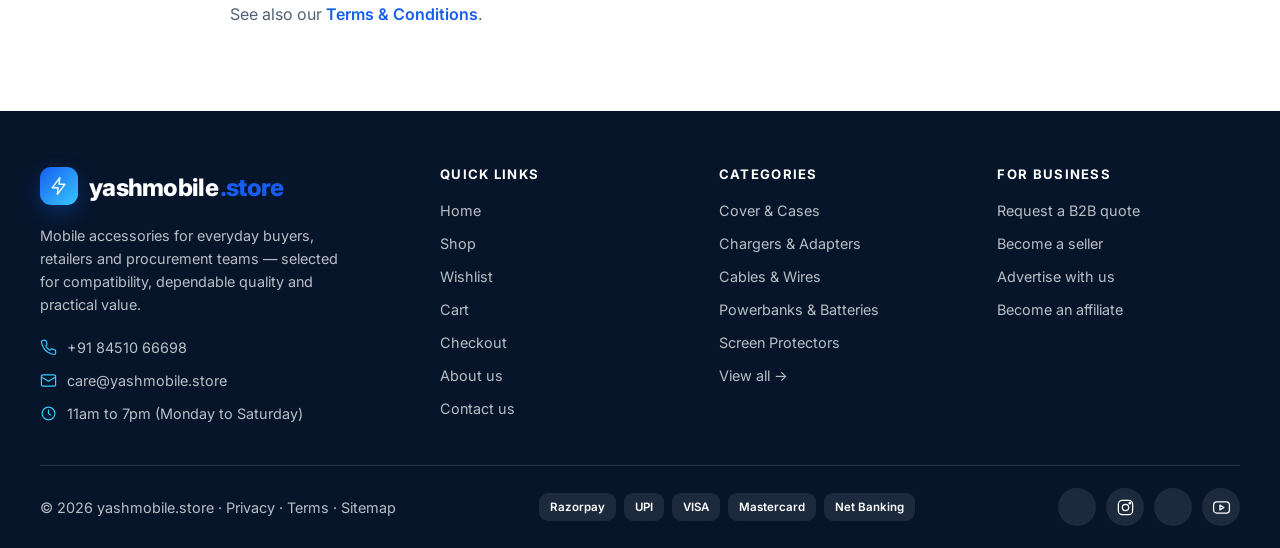
<file: privacy.html>
<!DOCTYPE html>
<html lang="en">
<head>
  <meta charset="UTF-8" />
  <meta name="viewport" content="width=device-width, initial-scale=1.0" />
  <title>Privacy Policy — yashmobile.store</title>
  <meta name="description" content="How yashmobile.store collects, uses and protects your personal information." />
  <meta name="theme-color" content="#07152b" />
  <link rel="preconnect" href="https://fonts.googleapis.com" />
  <link rel="preconnect" href="https://fonts.gstatic.com" crossorigin />
  <link href="https://fonts.googleapis.com/css2?family=Inter:wght@400;500;600;700;800&display=swap" rel="stylesheet" />
  <link rel="stylesheet" href="css/style.css" />
</head>
<body>

  <div id="site-header"></div>

  <section class="pagehero">
    <div class="container">
      <nav class="crumbs" aria-label="Breadcrumb">
        <a href="index.html">Home</a>
        <svg width="13" height="13" viewBox="0 0 24 24" fill="none" stroke="currentColor" stroke-width="2" stroke-linecap="round" stroke-linejoin="round"><path d="m9 6 6 6-6 6"/></svg>
        <span>Privacy Policy</span>
      </nav>
      <h1>Privacy Policy</h1>
      <p>Last updated: January 2026</p>
    </div>
  </section>

  <section class="section">
    <div class="container">
      <div class="prose">
        <p><strong>yashmobile.store</strong> ("we", "us", "our") respects your privacy. This policy explains what information we collect, why we collect it, and how we protect it when you shop with us.</p>

        <h3>1. Information we collect</h3>
        <ul>
          <li><strong>Order details</strong> — name, phone number, email address and delivery address you provide at checkout.</li>
          <li><strong>Payment information</strong> — processed securely by our payment partner <strong>Razorpay</strong>. We never store your full card number, CVV or UPI PIN.</li>
          <li><strong>Usage data</strong> — basic, anonymous information such as pages visited, used only to improve the store.</li>
          <li><strong>Local browser storage</strong> — your cart and wishlist are saved in your own browser so they persist between visits. This data stays on your device.</li>
        </ul>

        <h3>2. How we use your information</h3>
        <ul>
          <li>To process, pack and deliver your order.</li>
          <li>To send order confirmations, dispatch updates and support replies.</li>
          <li>To prepare bulk / B2B quotations when you request one.</li>
          <li>To comply with applicable Indian tax and legal requirements.</li>
        </ul>

        <h3>3. Sharing your information</h3>
        <p>We share only what is necessary with trusted partners — courier companies (for delivery), our payment gateway Razorpay (for secure payment), and communication providers (for SMS/email updates). We do <strong>not</strong> sell your personal information to anyone.</p>

        <h3>4. Cookies and local storage</h3>
        <p>We use minimal browser storage to remember your cart and wishlist. You can clear it at any time from your browser settings; doing so will empty your cart and wishlist.</p>

        <h3>5. Data security</h3>
        <p>All traffic is encrypted in transit (HTTPS). Checkout is handled by a PCI-DSS compliant payment partner. Access to order data is limited to staff who need it to fulfil your order.</p>

        <h3>6. Your rights</h3>
        <p>You may request access to, correction of, or deletion of your personal data by writing to us at <a href="mailto:care@yashmobile.store">care@yashmobile.store</a> or calling <a href="tel:+918451066698">+91 84510 66698</a> (11am–7pm, Mon–Sat).</p>

        <h3>7. Contact</h3>
        <p><strong>yashmobile.store</strong><br />Email: <a href="mailto:care@yashmobile.store">care@yashmobile.store</a><br />Phone: <a href="tel:+918451066698">+91 84510 66698</a></p>

        <p style="margin-top:26px">See also our <a href="terms.html">Terms &amp; Conditions</a>.</p>
      </div>
    </div>
  </section>

  <div id="site-footer"></div>

  <script src="js/data.js"></script>
  <script src="js/main.js"></script>
</body>
</html>
</file>
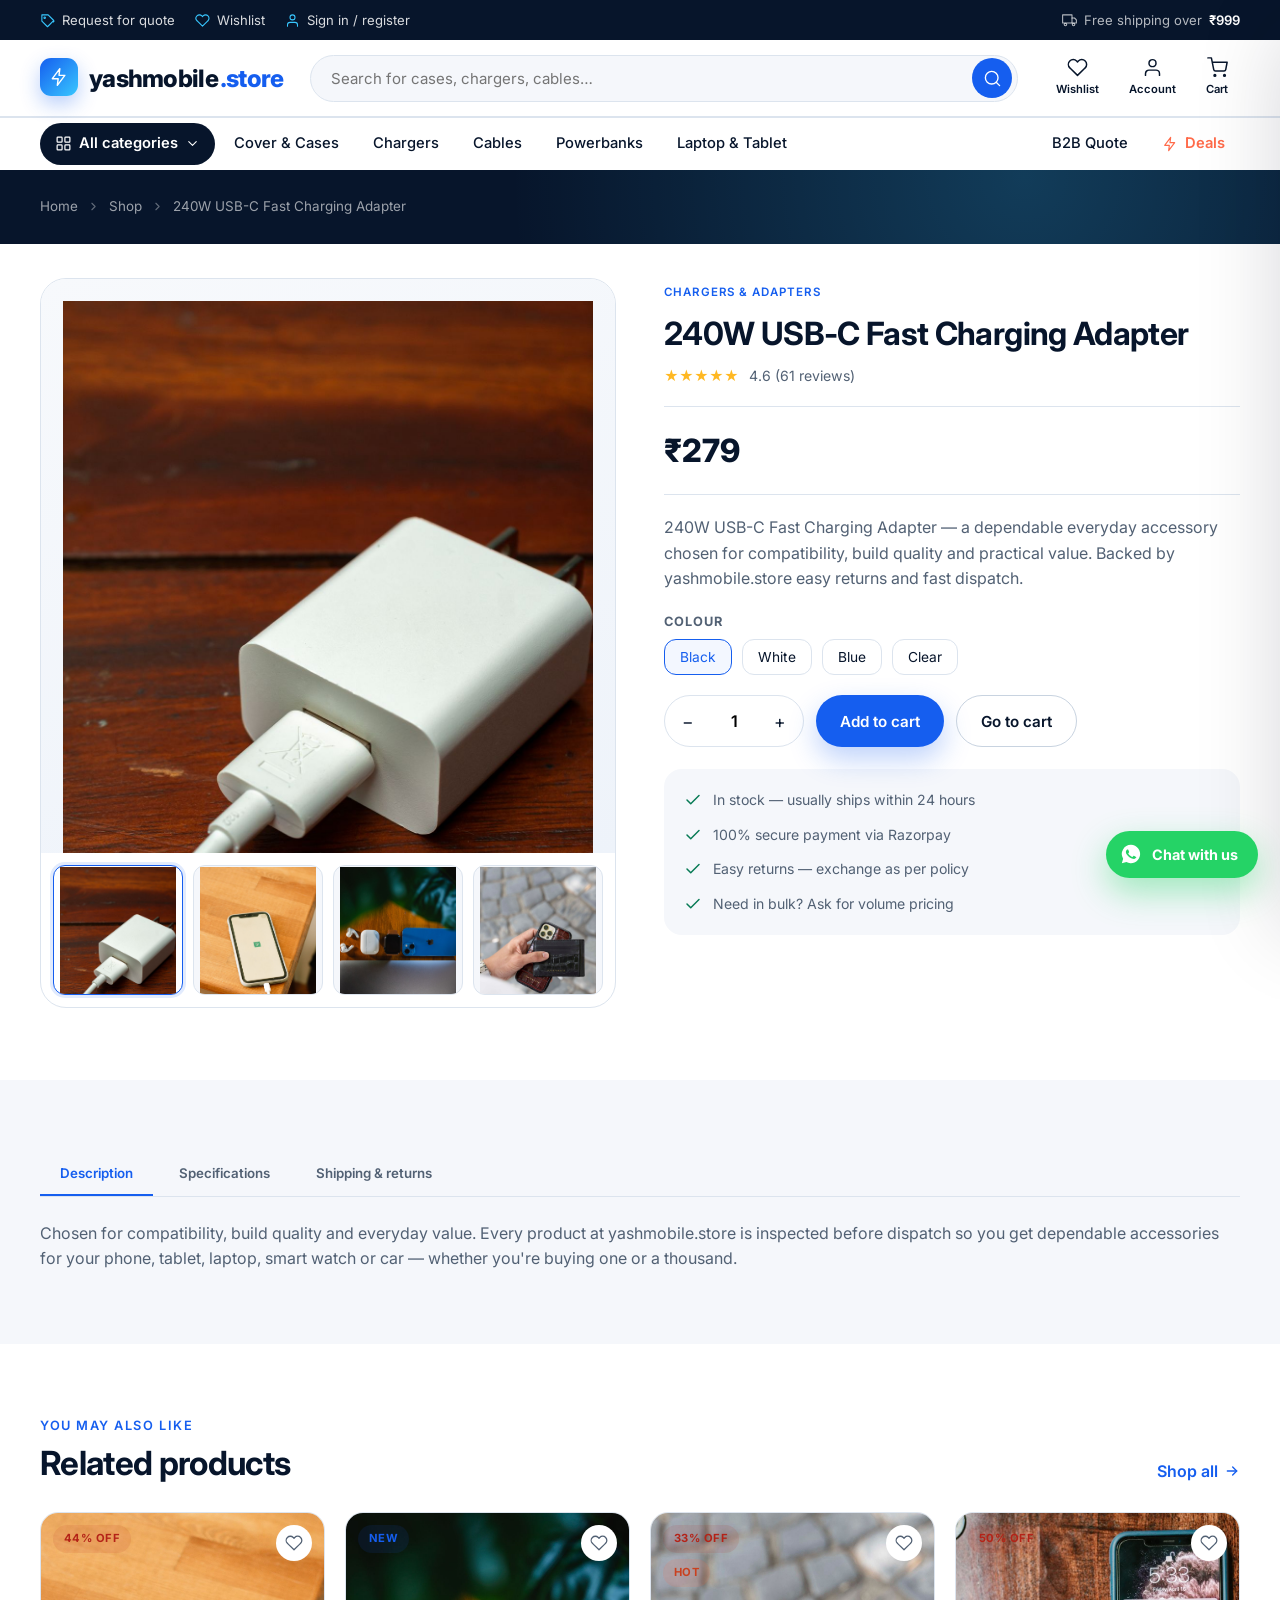
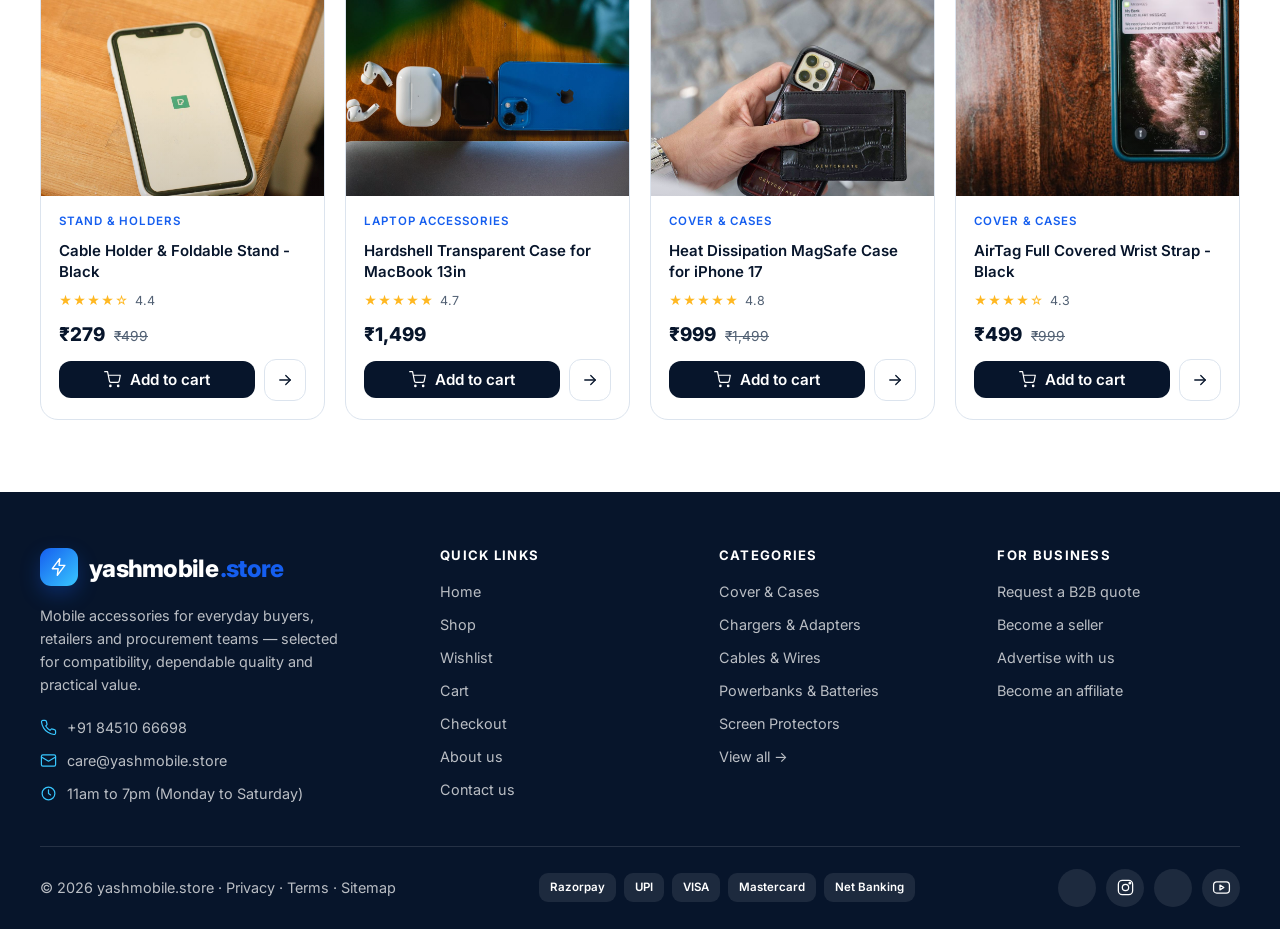
<file: product.html>
<!DOCTYPE html>
<html lang="en">
<head>
  <meta charset="UTF-8" />
  <meta name="viewport" content="width=device-width, initial-scale=1.0" />
  <title>Product — yashmobile.store</title>
  <meta name="description" content="View product details, specifications and compatibility at yashmobile.store." />
  <meta name="theme-color" content="#07152b" />
  <link rel="preconnect" href="https://fonts.googleapis.com" />
  <link rel="preconnect" href="https://fonts.gstatic.com" crossorigin />
  <link href="https://fonts.googleapis.com/css2?family=Inter:wght@400;500;600;700;800&display=swap" rel="stylesheet" />
  <link rel="stylesheet" href="css/style.css" />
</head>
<body>

  <div id="site-header"></div>

  <section class="pagehero" style="padding:26px 0">
    <div class="container">
      <nav class="crumbs" style="margin-bottom:0" aria-label="Breadcrumb">
        <a href="index.html">Home</a>
        <svg width="13" height="13" viewBox="0 0 24 24" fill="none" stroke="currentColor" stroke-width="2" stroke-linecap="round" stroke-linejoin="round"><path d="m9 6 6 6-6 6"/></svg>
        <a href="shop.html">Shop</a>
        <svg width="13" height="13" viewBox="0 0 24 24" fill="none" stroke="currentColor" stroke-width="2" stroke-linecap="round" stroke-linejoin="round"><path d="m9 6 6 6-6 6"/></svg>
        <span id="pdpCrumb">Product</span>
      </nav>
    </div>
  </section>

  <section class="section" style="padding-top:34px">
    <div class="container">
      <div class="pdp" id="pdpInfo">
        <div class="pdp__gallery">
          <div class="pdp__main" id="pdpMain"></div>
          <div class="pdp__thumbs" id="pdpThumbs"></div>
        </div>
        <div class="pdp__info">
          <span class="card__cat" id="pdpCat"></span>
          <h1 id="pdpTitle">Product</h1>
          <div class="pdp__rate">
            <span class="stars" id="pdpStars"></span>
            <span id="pdpRating"></span>
          </div>
          <div class="pdp__price" id="pdpPrice"></div>
          <p class="pdp__desc" id="pdpDesc"></p>

          <div class="pdp__opt">
            <h4>Colour</h4>
            <div class="pdp__swatches" id="pdpColors">
              <button class="is-active">Black</button>
              <button>White</button>
              <button>Blue</button>
              <button>Clear</button>
            </div>
          </div>

          <div class="pdp__buy">
            <div class="qty">
              <button id="qtyMinus" aria-label="Decrease quantity">&minus;</button>
              <input id="pdpQty" type="text" value="1" readonly aria-label="Quantity" />
              <button id="qtyPlus" aria-label="Increase quantity">+</button>
            </div>
            <button class="btn btn--primary" id="pdpAddCart">Add to cart</button>
            <a class="btn btn--outline" href="cart.html">Go to cart</a>
          </div>

          <ul class="pdp__meta">
            <li><svg width="18" height="18" viewBox="0 0 24 24" fill="none" stroke="currentColor" stroke-width="2" stroke-linecap="round" stroke-linejoin="round"><path d="M20 6 9 17l-5-5"/></svg> In stock — usually ships within 24 hours</li>
            <li><svg width="18" height="18" viewBox="0 0 24 24" fill="none" stroke="currentColor" stroke-width="2" stroke-linecap="round" stroke-linejoin="round"><path d="M20 6 9 17l-5-5"/></svg> 100% secure payment via Razorpay</li>
            <li><svg width="18" height="18" viewBox="0 0 24 24" fill="none" stroke="currentColor" stroke-width="2" stroke-linecap="round" stroke-linejoin="round"><path d="M20 6 9 17l-5-5"/></svg> Easy returns — exchange as per policy</li>
            <li><svg width="18" height="18" viewBox="0 0 24 24" fill="none" stroke="currentColor" stroke-width="2" stroke-linecap="round" stroke-linejoin="round"><path d="M20 6 9 17l-5-5"/></svg> Need in bulk? Ask for volume pricing</li>
          </ul>
        </div>
      </div>
    </div>
  </section>

  <section class="section section--paper">
    <div class="container">
      <div class="tabs" id="pdpTabs">
        <button class="is-active" data-tab="tab-desc">Description</button>
        <button data-tab="tab-spec">Specifications</button>
        <button data-tab="tab-ship">Shipping &amp; returns</button>
      </div>
      <div class="tabpane is-active" id="tab-desc">
        <p>Chosen for compatibility, build quality and everyday value. Every product at yashmobile.store is inspected before dispatch so you get dependable accessories for your phone, tablet, laptop, smart watch or car — whether you're buying one or a thousand.</p>
      </div>
      <div class="tabpane" id="tab-spec">
        <dl class="spec" id="pdpSpec"></dl>
      </div>
      <div class="tabpane" id="tab-ship">
        <p>Orders are dispatched quickly and shipping is customised as per your convenience. Free shipping on orders above ₹999. Returns and exchanges are available as per our easy-return policy — simply contact support and we'll guide you through it.</p>
      </div>
    </div>
  </section>

  <section class="section">
    <div class="container">
      <div class="section-head">
        <div>
          <span class="eyebrow">You may also like</span>
          <h2>Related products</h2>
        </div>
        <a class="link-arrow" href="shop.html">Shop all
          <svg width="16" height="16" viewBox="0 0 24 24" fill="none" stroke="currentColor" stroke-width="2" stroke-linecap="round" stroke-linejoin="round"><path d="M5 12h14"/><path d="m13 6 6 6-6 6"/></svg></a>
      </div>
      <div class="prodgrid" id="relatedGrid"></div>
    </div>
  </section>

  <div id="site-footer"></div>

  <script src="js/data.js"></script>
  <script src="js/main.js"></script>
</body>
</html>
</file>
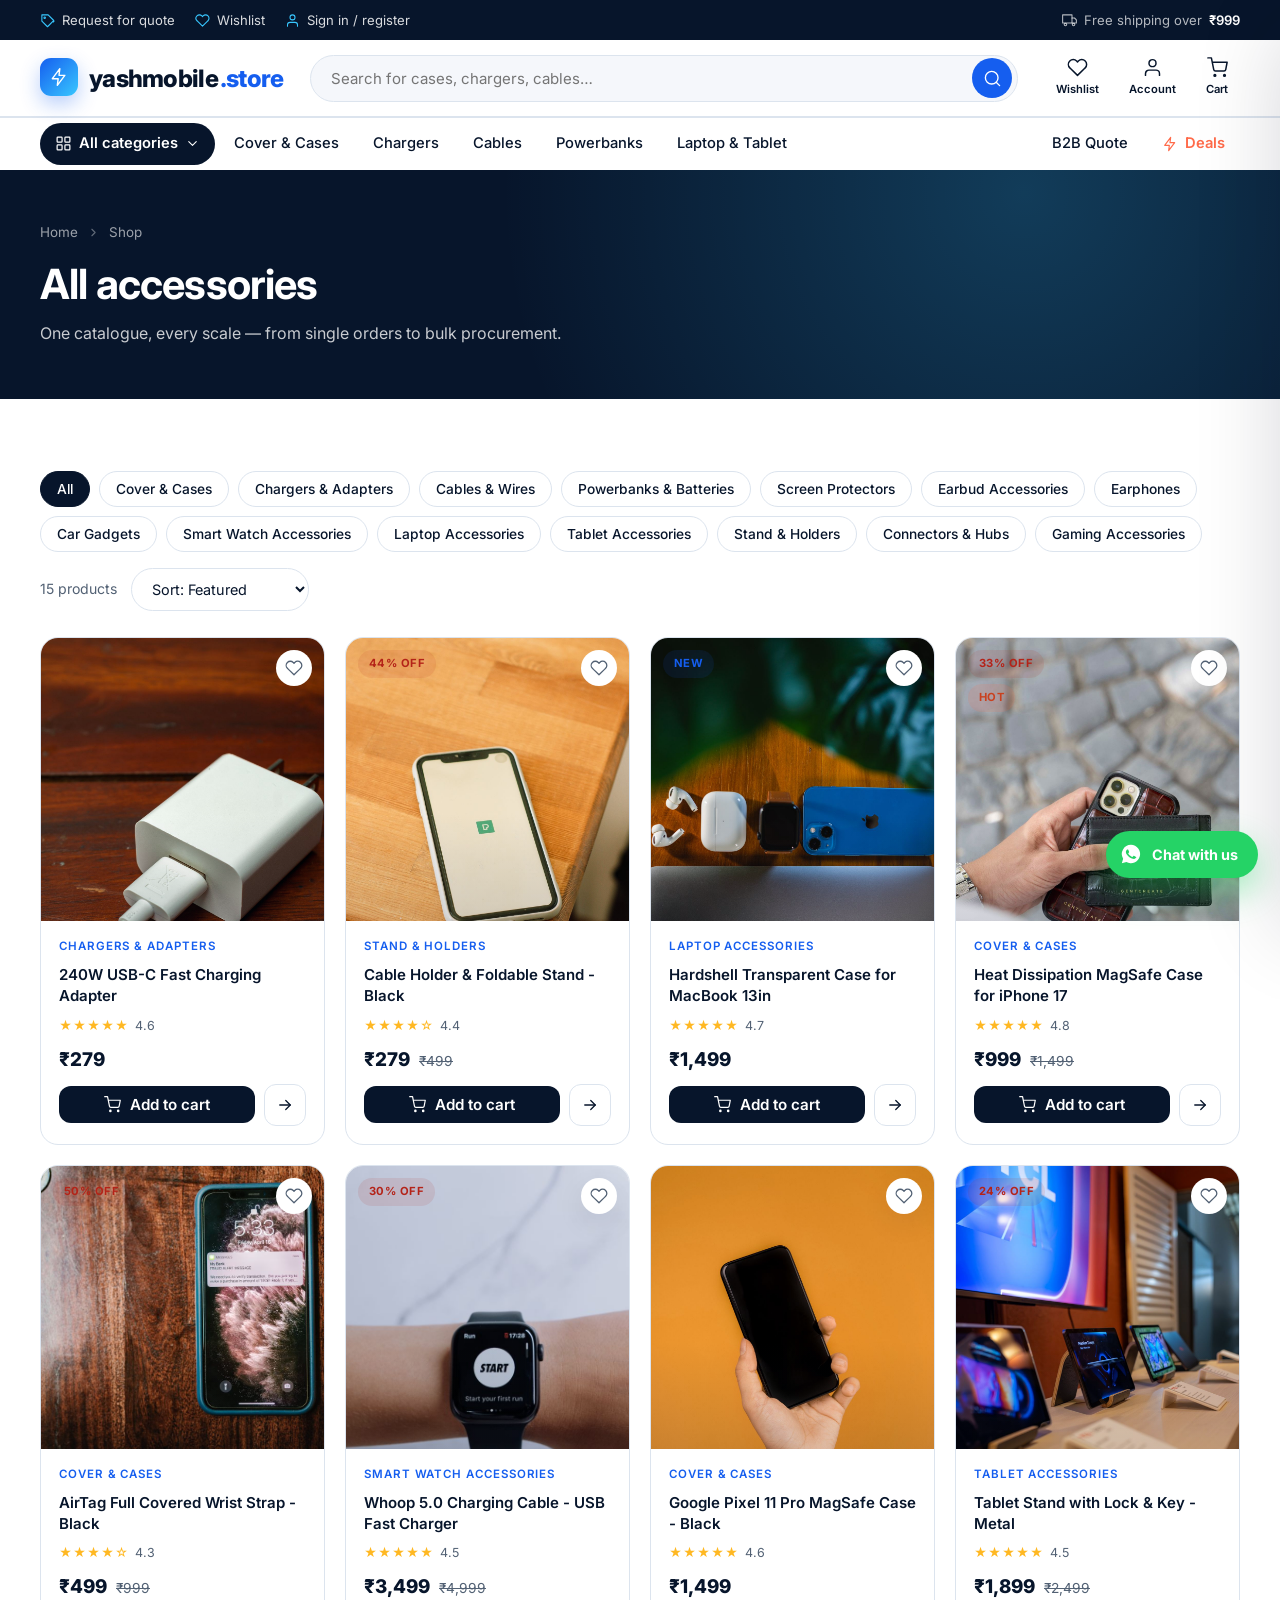
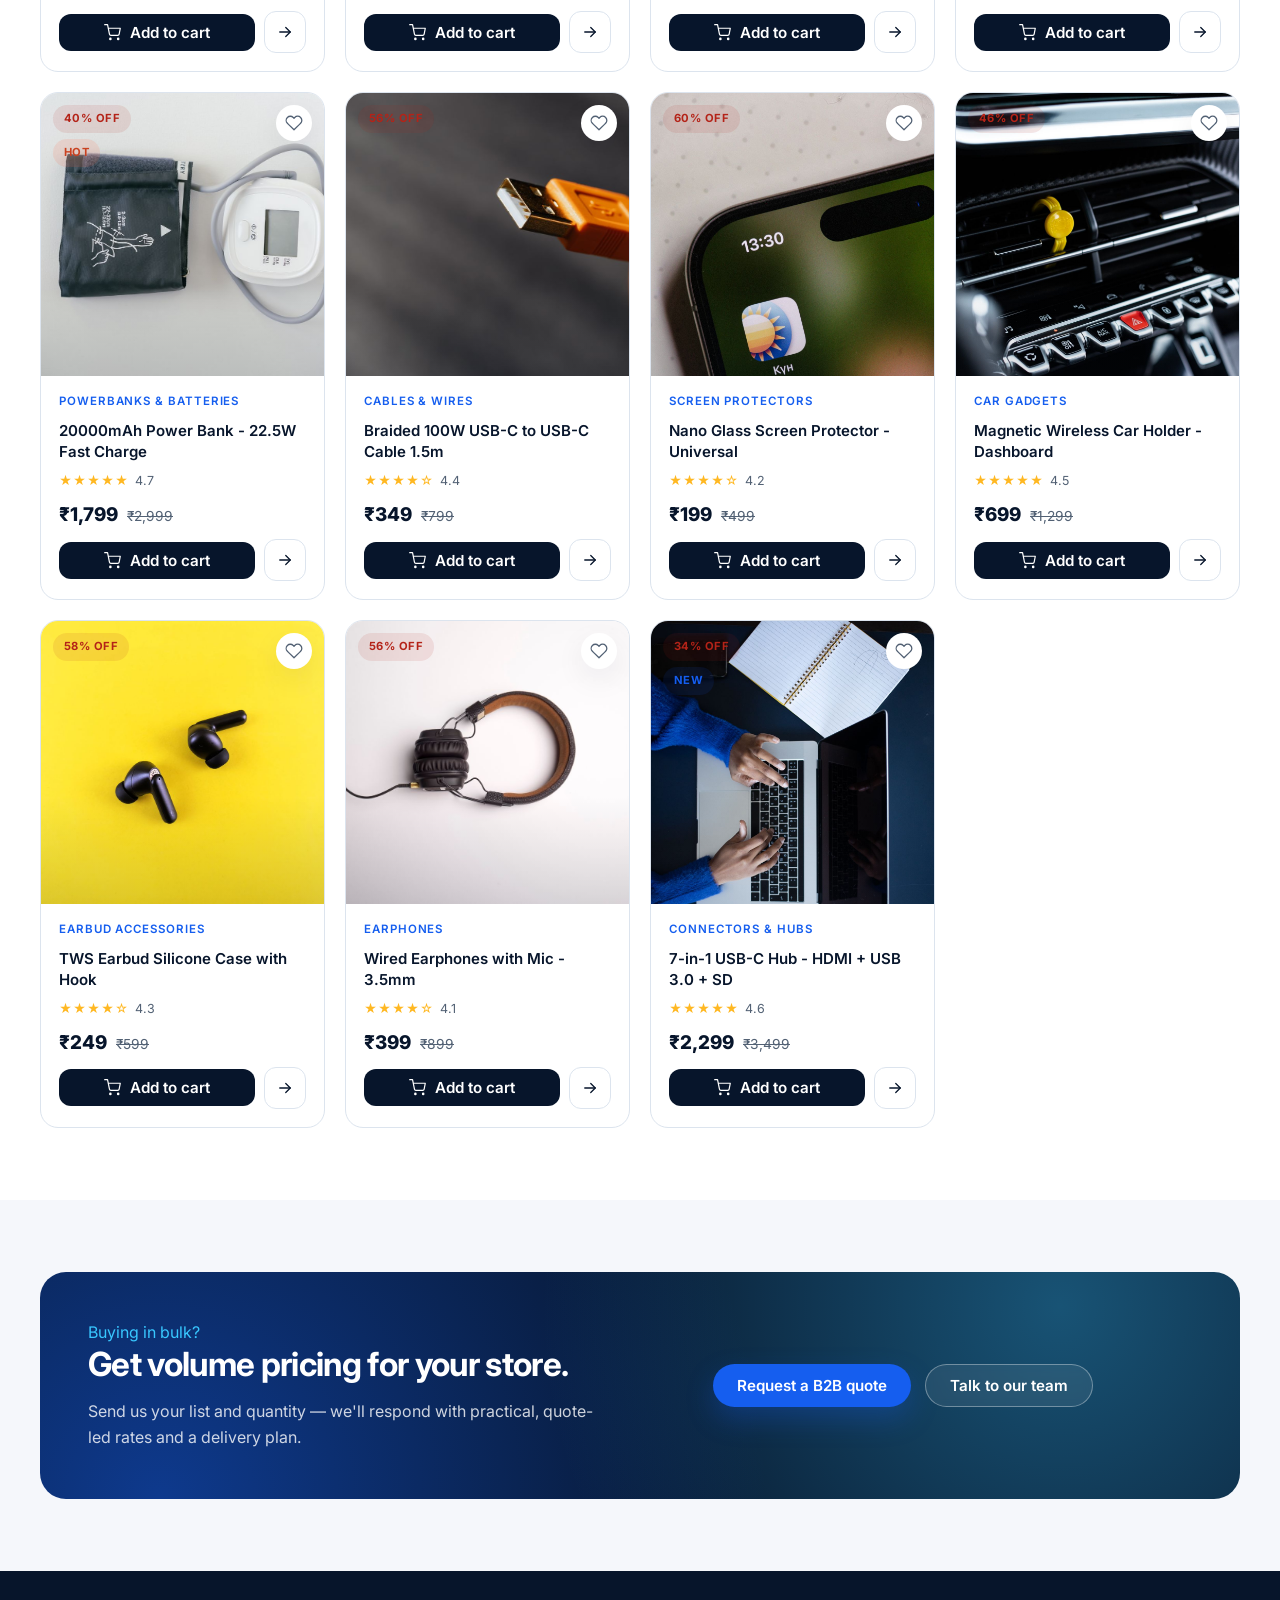
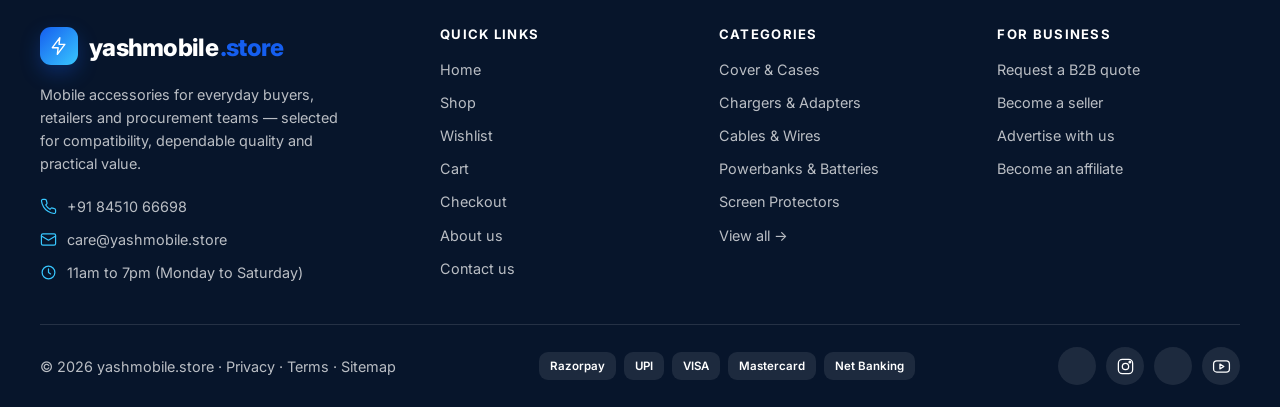
<file: shop.html>
<!DOCTYPE html>
<html lang="en">
<head>
  <meta charset="UTF-8" />
  <meta name="viewport" content="width=device-width, initial-scale=1.0" />
  <title>Shop All Accessories — yashmobile.store</title>
  <meta name="description" content="Browse the full range of mobile accessories at yashmobile.store — cases, chargers, cables, power banks, screen protectors, laptop and car accessories." />
  <meta name="theme-color" content="#07152b" />
  <link rel="preconnect" href="https://fonts.googleapis.com" />
  <link rel="preconnect" href="https://fonts.gstatic.com" crossorigin />
  <link href="https://fonts.googleapis.com/css2?family=Inter:wght@400;500;600;700;800&display=swap" rel="stylesheet" />
  <link rel="stylesheet" href="css/style.css" />
</head>
<body>

  <div id="site-header"></div>

  <section class="pagehero">
    <div class="container">
      <nav class="crumbs" aria-label="Breadcrumb">
        <a href="index.html">Home</a>
        <svg width="13" height="13" viewBox="0 0 24 24" fill="none" stroke="currentColor" stroke-width="2" stroke-linecap="round" stroke-linejoin="round"><path d="m9 6 6 6-6 6"/></svg>
        <span>Shop</span>
      </nav>
      <h1>All accessories</h1>
      <p id="searchNote">One catalogue, every scale — from single orders to bulk procurement.</p>
    </div>
  </section>

  <section class="section">
    <div class="container">
      <div class="toolbar">
        <div class="filterbar" id="filterBar"></div>
        <div style="display:flex;align-items:center;gap:14px;flex-wrap:wrap">
          <span id="resultCount" style="color:var(--muted);font-size:.88rem"></span>
          <label class="sr-only" for="sortSel">Sort products</label>
          <select id="sortSel">
            <option value="featured">Sort: Featured</option>
            <option value="low">Price: Low to High</option>
            <option value="high">Price: High to Low</option>
            <option value="rating">Top Rated</option>
            <option value="discount">Biggest Discount</option>
          </select>
        </div>
      </div>
      <div class="prodgrid" id="shopGrid"></div>
    </div>
  </section>

  <section class="section section--paper">
    <div class="container">
      <div class="band">
        <div>
          <span class="eyebrow" style="color:var(--cyan)">Buying in bulk?</span>
          <h2>Get volume pricing for your store.</h2>
          <p>Send us your list and quantity — we'll respond with practical, quote-led rates and a delivery plan.</p>
        </div>
        <div style="display:flex;gap:14px;flex-wrap:wrap">
          <a class="btn btn--primary" href="contact.html">Request a B2B quote</a>
          <a class="btn btn--ghost" href="contact.html">Talk to our team</a>
        </div>
      </div>
    </div>
  </section>

  <div id="site-footer"></div>

  <script src="js/data.js"></script>
  <script src="js/main.js"></script>
</body>
</html>
</file>
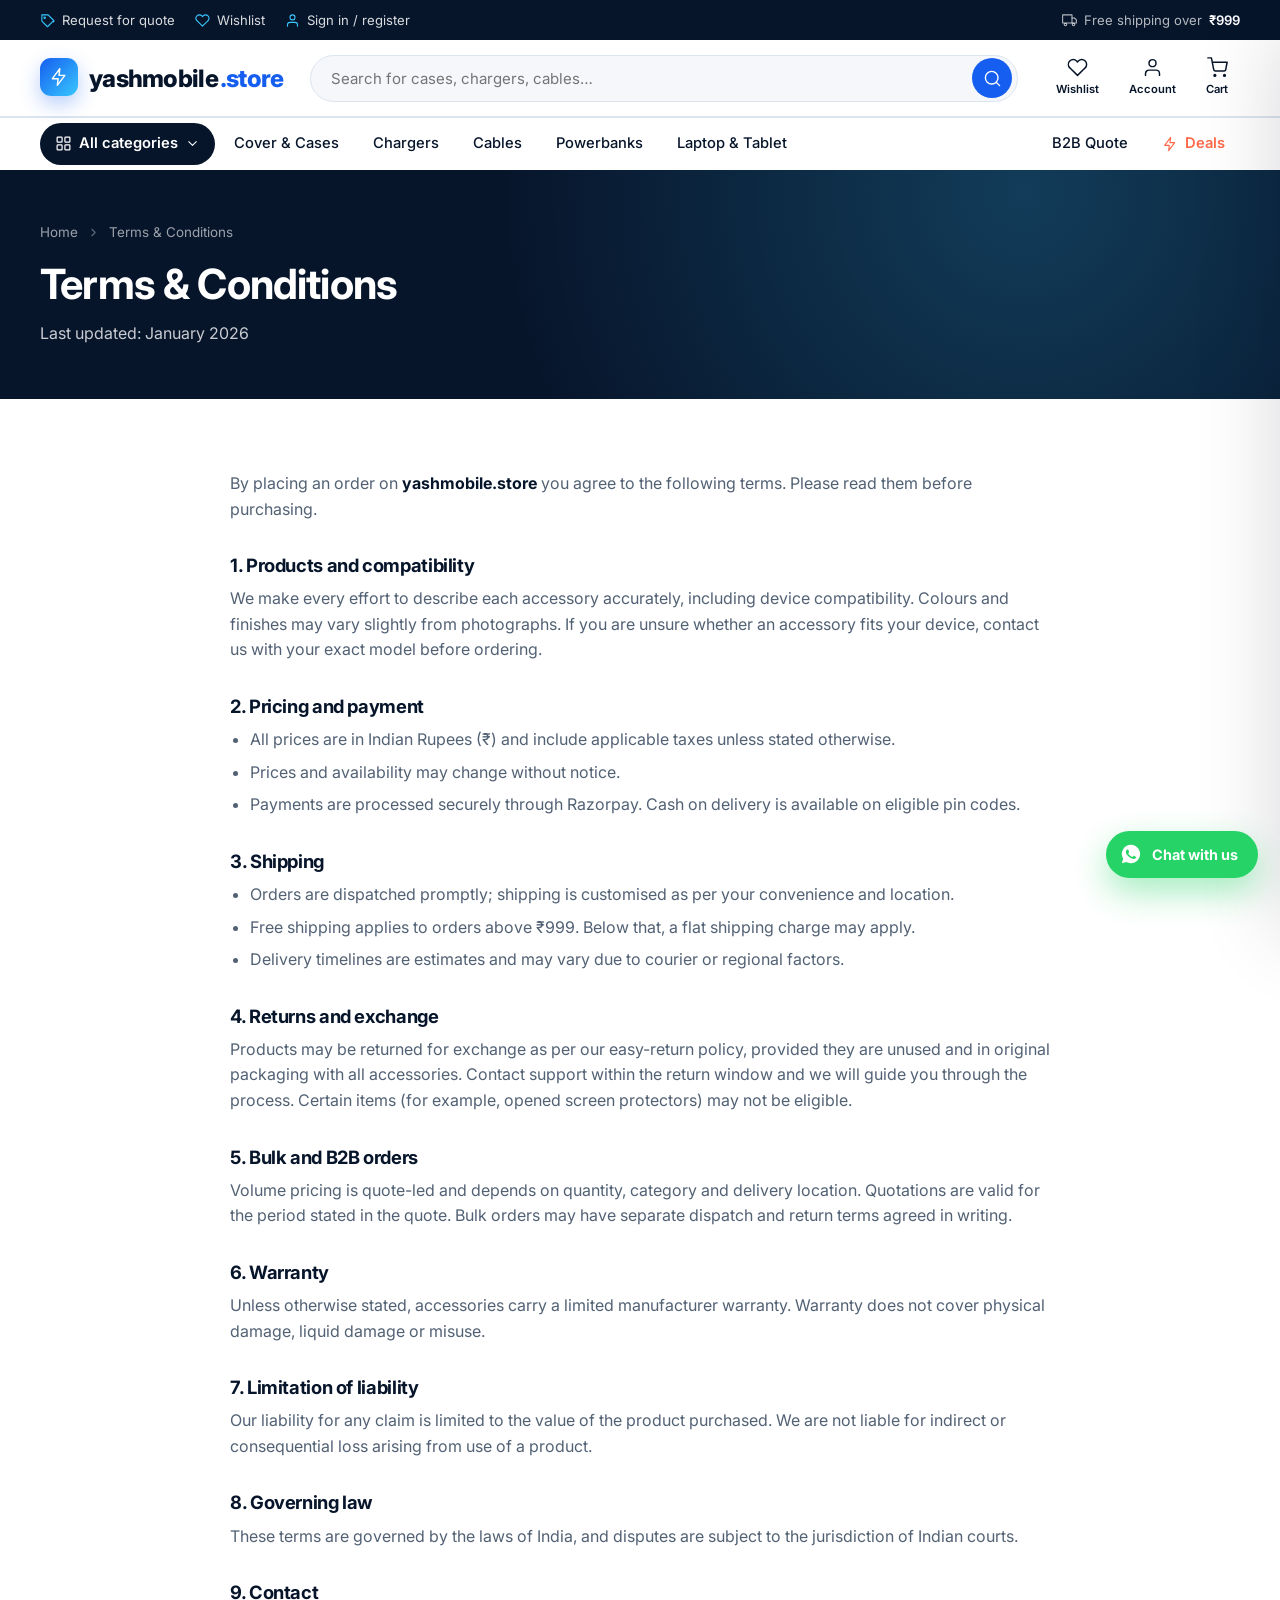
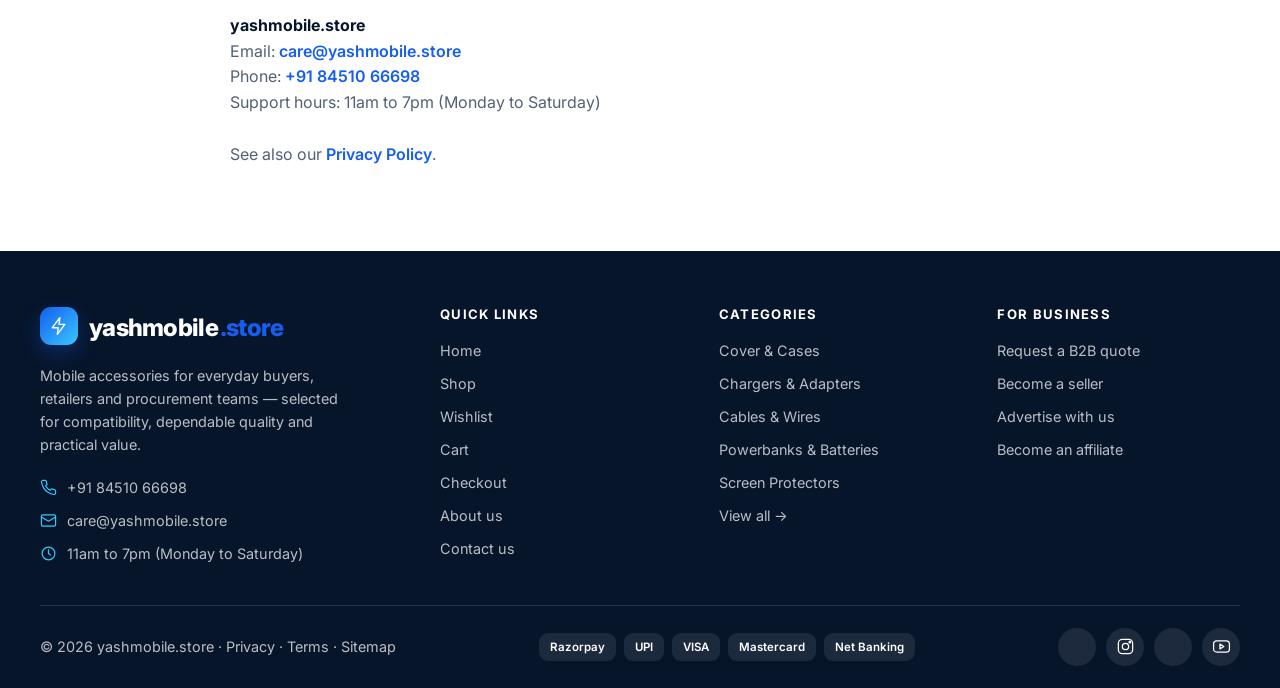
<file: terms.html>
<!DOCTYPE html>
<html lang="en">
<head>
  <meta charset="UTF-8" />
  <meta name="viewport" content="width=device-width, initial-scale=1.0" />
  <title>Terms &amp; Conditions — yashmobile.store</title>
  <meta name="description" content="Terms and conditions for shopping with yashmobile.store, including shipping, returns and bulk orders." />
  <meta name="theme-color" content="#07152b" />
  <link rel="preconnect" href="https://fonts.googleapis.com" />
  <link rel="preconnect" href="https://fonts.gstatic.com" crossorigin />
  <link href="https://fonts.googleapis.com/css2?family=Inter:wght@400;500;600;700;800&display=swap" rel="stylesheet" />
  <link rel="stylesheet" href="css/style.css" />
</head>
<body>

  <div id="site-header"></div>

  <section class="pagehero">
    <div class="container">
      <nav class="crumbs" aria-label="Breadcrumb">
        <a href="index.html">Home</a>
        <svg width="13" height="13" viewBox="0 0 24 24" fill="none" stroke="currentColor" stroke-width="2" stroke-linecap="round" stroke-linejoin="round"><path d="m9 6 6 6-6 6"/></svg>
        <span>Terms &amp; Conditions</span>
      </nav>
      <h1>Terms &amp; Conditions</h1>
      <p>Last updated: January 2026</p>
    </div>
  </section>

  <section class="section">
    <div class="container">
      <div class="prose">
        <p>By placing an order on <strong>yashmobile.store</strong> you agree to the following terms. Please read them before purchasing.</p>

        <h3>1. Products and compatibility</h3>
        <p>We make every effort to describe each accessory accurately, including device compatibility. Colours and finishes may vary slightly from photographs. If you are unsure whether an accessory fits your device, contact us with your exact model before ordering.</p>

        <h3>2. Pricing and payment</h3>
        <ul>
          <li>All prices are in Indian Rupees (₹) and include applicable taxes unless stated otherwise.</li>
          <li>Prices and availability may change without notice.</li>
          <li>Payments are processed securely through Razorpay. Cash on delivery is available on eligible pin codes.</li>
        </ul>

        <h3>3. Shipping</h3>
        <ul>
          <li>Orders are dispatched promptly; shipping is customised as per your convenience and location.</li>
          <li>Free shipping applies to orders above ₹999. Below that, a flat shipping charge may apply.</li>
          <li>Delivery timelines are estimates and may vary due to courier or regional factors.</li>
        </ul>

        <h3>4. Returns and exchange</h3>
        <p>Products may be returned for exchange as per our easy-return policy, provided they are unused and in original packaging with all accessories. Contact support within the return window and we will guide you through the process. Certain items (for example, opened screen protectors) may not be eligible.</p>

        <h3>5. Bulk and B2B orders</h3>
        <p>Volume pricing is quote-led and depends on quantity, category and delivery location. Quotations are valid for the period stated in the quote. Bulk orders may have separate dispatch and return terms agreed in writing.</p>

        <h3>6. Warranty</h3>
        <p>Unless otherwise stated, accessories carry a limited manufacturer warranty. Warranty does not cover physical damage, liquid damage or misuse.</p>

        <h3>7. Limitation of liability</h3>
        <p>Our liability for any claim is limited to the value of the product purchased. We are not liable for indirect or consequential loss arising from use of a product.</p>

        <h3>8. Governing law</h3>
        <p>These terms are governed by the laws of India, and disputes are subject to the jurisdiction of Indian courts.</p>

        <h3>9. Contact</h3>
        <p><strong>yashmobile.store</strong><br />Email: <a href="mailto:care@yashmobile.store">care@yashmobile.store</a><br />Phone: <a href="tel:+918451066698">+91 84510 66698</a><br />Support hours: 11am to 7pm (Monday to Saturday)</p>

        <p style="margin-top:26px">See also our <a href="privacy.html">Privacy Policy</a>.</p>
      </div>
    </div>
  </section>

  <div id="site-footer"></div>

  <script src="js/data.js"></script>
  <script src="js/main.js"></script>
</body>
</html>
</file>
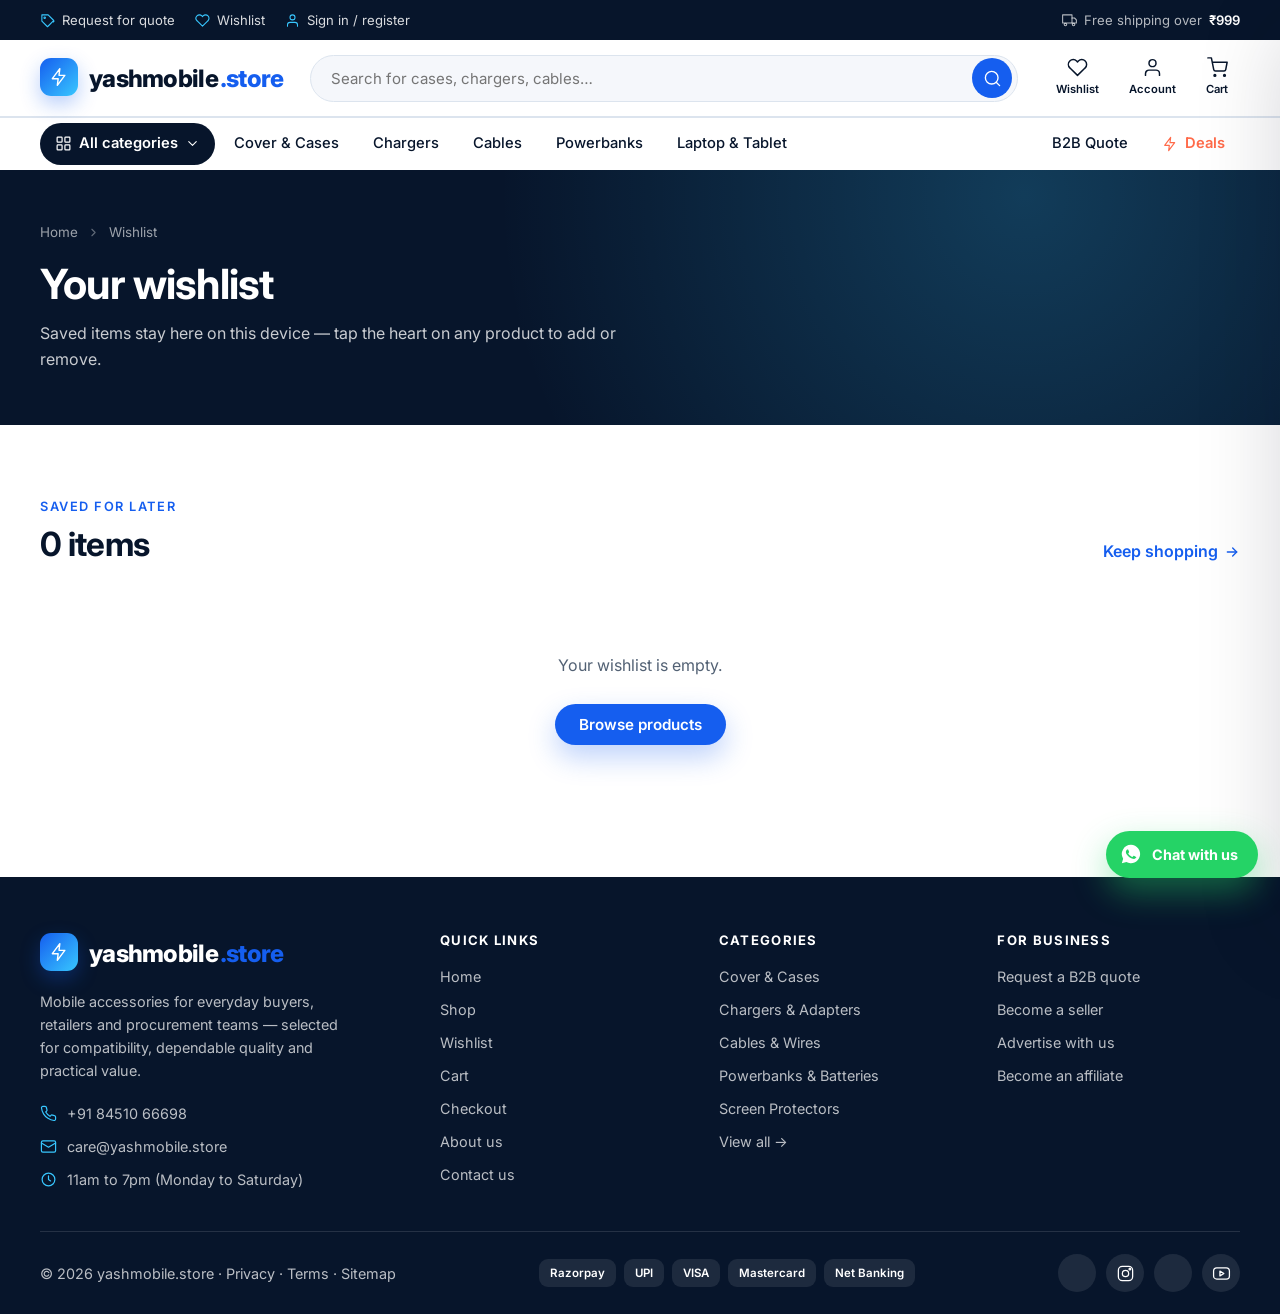
<file: wishlist.html>
<!DOCTYPE html>
<html lang="en">
<head>
  <meta charset="UTF-8" />
  <meta name="viewport" content="width=device-width, initial-scale=1.0" />
  <title>Your Wishlist — yashmobile.store</title>
  <meta name="description" content="Products you saved for later at yashmobile.store." />
  <meta name="theme-color" content="#07152b" />
  <link rel="preconnect" href="https://fonts.googleapis.com" />
  <link rel="preconnect" href="https://fonts.gstatic.com" crossorigin />
  <link href="https://fonts.googleapis.com/css2?family=Inter:wght@400;500;600;700;800&display=swap" rel="stylesheet" />
  <link rel="stylesheet" href="css/style.css" />
</head>
<body>

  <div id="site-header"></div>

  <section class="pagehero">
    <div class="container">
      <nav class="crumbs" aria-label="Breadcrumb">
        <a href="index.html">Home</a>
        <svg width="13" height="13" viewBox="0 0 24 24" fill="none" stroke="currentColor" stroke-width="2" stroke-linecap="round" stroke-linejoin="round"><path d="m9 6 6 6-6 6"/></svg>
        <span>Wishlist</span>
      </nav>
      <h1>Your wishlist</h1>
      <p>Saved items stay here on this device — tap the heart on any product to add or remove.</p>
    </div>
  </section>

  <section class="section">
    <div class="container">
      <div class="section-head">
        <div>
          <span class="eyebrow">Saved for later</span>
          <h2 id="wishCount">0 items</h2>
        </div>
        <a class="link-arrow" href="shop.html">Keep shopping
          <svg width="16" height="16" viewBox="0 0 24 24" fill="none" stroke="currentColor" stroke-width="2" stroke-linecap="round" stroke-linejoin="round"><path d="M5 12h14"/><path d="m13 6 6 6-6 6"/></svg></a>
      </div>
      <div class="prodgrid" id="wishGrid"></div>
    </div>
  </section>

  <div id="site-footer"></div>

  <script src="js/data.js"></script>
  <script src="js/main.js"></script>
</body>
</html>
</file>
<file: css/style.css>
/* ============================================================
   yashmobile.store — Stylesheet
   Design language inspired by mobileaccessories.in
   Font: Inter  |  Accent: #155eef
   ============================================================ */

/* ---------- 1. Tokens ---------- */
:root{
  --navy:#07152b; --navy-soft:#0d274b; --ink:#081426;
  --blue:#155eef; --blue-dark:#0d47c8; --cyan:#38c7ff; --coral:#ff6b4a;
  --success:#087a55; --danger:#b42318; --amber:#ffb822;
  --paper:#f5f7fb; --surface:#ffffff; --muted:#526174;
  --line:#dce4ee; --line-strong:#c8d3e0;
  --radius-sm:12px; --radius-md:18px; --radius-lg:26px; --radius-pill:999px;
  --shadow-sm:0 10px 30px rgba(8,20,38,.07);
  --shadow-md:0 18px 48px rgba(8,20,38,.10);
  --shadow-lg:0 30px 80px rgba(3,13,29,.16);
  --transition:180ms ease;
  --maxw:1240px;
  --font:'Inter',system-ui,-apple-system,'Segoe UI',Roboto,'Helvetica Neue',Arial,sans-serif;
}

/* ---------- 2. Reset & base ---------- */
*,*::before,*::after{box-sizing:border-box;}
html{scroll-behavior:smooth;-webkit-text-size-adjust:100%;}
body{
  margin:0;font-family:var(--font);color:var(--ink);background:var(--surface);
  font-size:16px;line-height:1.6;-webkit-font-smoothing:antialiased;
}
img,svg{max-width:100%;display:block;}
a{color:inherit;text-decoration:none;}
ul{margin:0;padding:0;list-style:none;}
button{font-family:inherit;cursor:pointer;border:0;background:none;}
input,select,textarea{font-family:inherit;font-size:inherit;}
h1,h2,h3,h4{margin:0;line-height:1.2;color:var(--navy);font-weight:700;letter-spacing:-.02em;}
h1{font-size:clamp(2rem,4.4vw,3.4rem);}
h2{font-size:clamp(1.5rem,2.6vw,2.15rem);}
h3{font-size:1.15rem;}
p{margin:0;}
:focus-visible{outline:2px solid var(--blue);outline-offset:2px;border-radius:6px;}

/* ---------- 3. Layout helpers ---------- */
.container{width:100%;max-width:var(--maxw);margin-inline:auto;padding-inline:20px;}
.section{padding:72px 0;}
.section--paper{background:var(--paper);}
.section-head{display:flex;align-items:flex-end;justify-content:space-between;gap:20px;margin-bottom:28px;flex-wrap:wrap;}
.section-head .eyebrow{display:block;color:var(--blue);font-weight:600;font-size:.8rem;
  text-transform:uppercase;letter-spacing:.12em;margin-bottom:8px;}
.section-head p{color:var(--muted);max-width:620px;margin-top:8px;}
.link-arrow{color:var(--blue);font-weight:600;white-space:nowrap;display:inline-flex;align-items:center;gap:6px;
  transition:gap var(--transition),color var(--transition);}
.link-arrow:hover{gap:11px;color:var(--blue-dark);}
.sr-only{position:absolute;width:1px;height:1px;overflow:hidden;clip:rect(0 0 0 0);white-space:nowrap;}

/* ---------- 4. Buttons ---------- */
.btn{display:inline-flex;align-items:center;justify-content:center;gap:9px;
  padding:13px 24px;border-radius:var(--radius-pill);font-weight:600;font-size:.95rem;
  transition:transform var(--transition),background var(--transition),box-shadow var(--transition),color var(--transition);
  white-space:nowrap;line-height:1;}
.btn:hover{transform:translateY(-2px);}
.btn:active{transform:translateY(0);}
.btn--primary{background:var(--blue);color:#fff;box-shadow:0 12px 28px rgba(21,94,239,.28);}
.btn--primary:hover{background:var(--blue-dark);box-shadow:0 16px 34px rgba(21,94,239,.34);}
.btn--dark{background:var(--navy);color:#fff;}
.btn--dark:hover{background:var(--navy-soft);}
.btn--ghost{background:rgba(255,255,255,.08);color:#fff;border:1px solid rgba(255,255,255,.35);
  backdrop-filter:blur(4px);}
.btn--ghost:hover{background:rgba(255,255,255,.18);}
.btn--outline{background:transparent;color:var(--navy);border:1.5px solid var(--line-strong);}
.btn--outline:hover{border-color:var(--blue);color:var(--blue);}
.btn--sm{padding:9px 16px;font-size:.83rem;}
.btn--block{width:100%;}
.btn--cart{background:var(--navy);color:#fff;border-radius:var(--radius-sm);padding:10px 14px;flex:1;}
.btn--cart:hover{background:var(--blue);}

/* ---------- 5. Badges / pills ---------- */
.badge{display:inline-flex;align-items:center;gap:5px;padding:5px 11px;border-radius:var(--radius-pill);
  font-size:.7rem;font-weight:700;letter-spacing:.04em;text-transform:uppercase;}
.badge--off{background:rgba(180,35,24,.1);color:var(--danger);}
.badge--new{background:rgba(21,94,239,.1);color:var(--blue);}
.badge--hot{background:rgba(255,107,74,.14);color:#c9411f;}
.badge--soft{background:var(--paper);color:var(--muted);}
.pill{display:inline-flex;align-items:center;gap:8px;padding:9px 16px;border-radius:var(--radius-pill);
  background:var(--surface);border:1px solid var(--line);font-size:.86rem;font-weight:500;color:var(--navy);
  transition:all var(--transition);}
.pill:hover{border-color:var(--blue);color:var(--blue);box-shadow:var(--shadow-sm);}
.pill svg{color:var(--blue);flex:none;}

/* ---------- 6. Top strip ---------- */
.topbar{background:var(--navy);color:rgba(255,255,255,.85);font-size:.82rem;}
.topbar__inner{display:flex;align-items:center;justify-content:space-between;gap:16px;min-height:40px;flex-wrap:wrap;}
.topbar__links{display:flex;align-items:center;gap:20px;flex-wrap:wrap;}
.topbar__links a{display:inline-flex;align-items:center;gap:7px;transition:color var(--transition);}
.topbar__links a:hover{color:#fff;}
.topbar__links svg{color:var(--cyan);}
.topbar__note{display:inline-flex;align-items:center;gap:7px;color:rgba(255,255,255,.7);}
.topbar__note strong{color:#fff;font-weight:600;}

/* ---------- 7. Header ---------- */
.header{position:sticky;top:0;z-index:60;background:rgba(255,255,255,.92);
  backdrop-filter:blur(12px);border-bottom:1px solid var(--line);}
.header__inner{display:grid;grid-template-columns:auto 1fr auto;align-items:center;gap:26px;
  min-height:76px;}
.brand{display:inline-flex;align-items:baseline;gap:2px;font-weight:800;font-size:1.5rem;letter-spacing:-.03em;color:var(--navy);}
.brand__mark{display:inline-flex;align-items:center;justify-content:center;width:38px;height:38px;
  border-radius:11px;background:linear-gradient(135deg,var(--blue),var(--cyan));color:#fff;margin-right:9px;
  box-shadow:0 8px 20px rgba(21,94,239,.3);}
.brand span.brand__accent{color:var(--blue);}

.search{position:relative;display:flex;align-items:center;}
.search input{width:100%;padding:13px 52px 13px 20px;border-radius:var(--radius-pill);
  border:1.5px solid var(--line);background:var(--paper);font-size:.94rem;transition:all var(--transition);}
.search input:focus{outline:none;border-color:var(--blue);background:#fff;box-shadow:0 0 0 4px rgba(21,94,239,.1);}
.search button{position:absolute;right:6px;width:40px;height:40px;border-radius:var(--radius-pill);
  background:var(--blue);color:#fff;display:grid;place-items:center;transition:background var(--transition);}
.search button:hover{background:var(--blue-dark);}

.header__actions{display:flex;align-items:center;gap:6px;}
.iconbtn{display:inline-flex;flex-direction:column;align-items:center;gap:3px;padding:8px 12px;border-radius:var(--radius-sm);
  color:var(--navy);font-size:.7rem;font-weight:600;position:relative;transition:background var(--transition),color var(--transition);}
.iconbtn:hover{background:var(--paper);color:var(--blue);}
.iconbtn__count{position:absolute;top:2px;right:6px;min-width:18px;height:18px;padding:0 5px;
  border-radius:var(--radius-pill);background:var(--coral);color:#fff;font-size:.65rem;font-weight:700;
  display:grid;place-items:center;line-height:1;}
.menubtn{display:none;}

/* ---------- 8. Primary nav + mega menu ---------- */
.nav{border-top:1px solid var(--line);background:#fff;}
.nav__inner{display:flex;align-items:center;gap:4px;min-height:52px;}
.nav__item{position:relative;}
.nav__link{display:inline-flex;align-items:center;gap:7px;padding:9px 15px;border-radius:var(--radius-pill);
  font-weight:500;font-size:.92rem;color:var(--navy);transition:all var(--transition);}
.nav__link:hover,.nav__item:hover .nav__link{background:var(--paper);color:var(--blue);}
.nav__link .caret{transition:transform var(--transition);}
.nav__item:hover .caret{transform:rotate(180deg);}
.nav__all{background:var(--navy);color:#fff;font-weight:600;}
.nav__all:hover{background:var(--blue);color:#fff;}
.nav__spacer{margin-left:auto;}
.nav__hot{color:var(--coral);font-weight:600;}

.mega{position:absolute;top:calc(100% + 8px);left:0;z-index:70;width:min(1040px,86vw);
  background:#fff;border:1px solid var(--line);border-radius:var(--radius-md);box-shadow:var(--shadow-lg);
  padding:22px;display:grid;grid-template-columns:repeat(3,1fr);gap:8px 26px;
  opacity:0;visibility:hidden;transform:translateY(8px);transition:all var(--transition);}
.nav__item--wide:hover .mega{opacity:1;visibility:visible;transform:translateY(0);}
.mega__col a{display:flex;align-items:center;gap:11px;padding:9px 10px;border-radius:var(--radius-sm);
  font-size:.9rem;color:var(--navy);transition:background var(--transition),color var(--transition);}
.mega__col a:hover{background:var(--paper);color:var(--blue);}
.mega__thumb{flex:none;width:40px;height:40px;border-radius:10px;overflow:hidden;background:var(--paper);}
.mega__thumb img{width:100%;height:100%;object-fit:cover;}
.mega__col small{display:block;color:var(--muted);font-size:.76rem;font-weight:400;}
.mega__foot{grid-column:1/-1;margin-top:10px;padding-top:16px;border-top:1px solid var(--line);
  display:flex;align-items:center;justify-content:space-between;gap:12px;flex-wrap:wrap;}
.mega__foot p{font-size:.85rem;color:var(--muted);}

/* ---------- 9. Hero slider ---------- */
.hero{position:relative;overflow:hidden;background:var(--navy);}
.hero__track{position:relative;min-height:520px;}
.slide{position:absolute;inset:0;display:grid;place-items:center;opacity:0;visibility:hidden;
  transition:opacity .7s ease,visibility .7s ease;padding:60px 0;}
.slide.is-active{opacity:1;visibility:visible;position:relative;}
.slide::before{content:"";position:absolute;inset:0;z-index:0;}
.slide::after{content:"";position:absolute;inset:0;z-index:1;
  background-image:linear-gradient(rgba(255,255,255,.05) 1px,transparent 1px),
                   linear-gradient(90deg,rgba(255,255,255,.05) 1px,transparent 1px);
  background-size:52px 52px;mask-image:radial-gradient(circle at 70% 40%,#000 10%,transparent 78%);}
.slide--navy::before{background:radial-gradient(circle at 82% 22%,rgba(56,199,255,.28),transparent 52%),
  radial-gradient(circle at 12% 88%,rgba(21,94,239,.34),transparent 55%),var(--navy);}
.slide--blue::before{background:radial-gradient(circle at 78% 20%,rgba(56,199,255,.45),transparent 50%),
  radial-gradient(circle at 18% 90%,rgba(13,71,200,.6),transparent 58%),#0a2a63;}
.slide--coral::before{background:radial-gradient(circle at 80% 20%,rgba(255,184,34,.35),transparent 50%),
  radial-gradient(circle at 14% 86%,rgba(255,107,74,.42),transparent 58%),#3a1420;}
.slide__inner{position:relative;z-index:2;display:grid;grid-template-columns:1.15fr .85fr;gap:40px;
  align-items:center;width:100%;}
.slide__copy{color:#fff;max-width:600px;}
.slide__kicker{display:inline-flex;align-items:center;gap:9px;padding:7px 16px;border-radius:var(--radius-pill);
  background:rgba(255,255,255,.12);border:1px solid rgba(255,255,255,.24);
  font-size:.78rem;font-weight:600;letter-spacing:.05em;text-transform:uppercase;margin-bottom:20px;}
.slide__kicker svg{color:var(--cyan);}
.slide__copy h1{color:#fff;margin-bottom:18px;}
.slide__copy p{font-size:1.08rem;color:rgba(255,255,255,.82);margin-bottom:30px;max-width:520px;}
.slide__cta{display:flex;gap:14px;flex-wrap:wrap;}
.slide__art{position:relative;display:grid;place-items:center;min-height:340px;}
.hero__shot{position:relative;width:min(470px,94%);aspect-ratio:4/3;margin:0;border-radius:30px;
  overflow:hidden;border:1px solid rgba(255,255,255,.22);
  box-shadow:0 34px 90px rgba(0,0,0,.48);animation:float 6s ease-in-out infinite;}
.hero__shot img{width:100%;height:100%;object-fit:cover;transform:scale(1.01);}
.hero__shot::after{content:"";position:absolute;inset:0;
  background:linear-gradient(165deg,rgba(7,21,43,.02) 30%,rgba(7,21,43,.4));}
.slide__art::before{content:"";position:absolute;z-index:-1;width:76%;aspect-ratio:1;border-radius:50%;
  background:radial-gradient(circle,rgba(56,199,255,.32),transparent 68%);filter:blur(14px);}
.slide__art .chip{position:absolute;padding:10px 16px;border-radius:var(--radius-pill);background:#fff;
  color:var(--navy);font-size:.8rem;font-weight:600;box-shadow:var(--shadow-md);display:inline-flex;align-items:center;gap:7px;}
.slide__art .chip svg{color:var(--blue);}
.chip--tl{top:4%;left:-2%;}
.chip--br{bottom:6%;right:-2%;}
@keyframes float{0%,100%{transform:translateY(0)}50%{transform:translateY(-14px)}}
.hero__dots{position:absolute;bottom:26px;left:50%;transform:translateX(-50%);z-index:5;display:flex;
  align-items:center;gap:12px;}
.hero__dots button{width:11px;height:11px;border-radius:50%;background:rgba(255,255,255,.4);transition:all var(--transition);}
.hero__dots button.is-active{background:#fff;width:34px;border-radius:var(--radius-pill);}
.hero__count{position:absolute;bottom:26px;right:calc(50% - var(--maxw)/2 + 20px);z-index:5;color:rgba(255,255,255,.65);
  font-size:.85rem;font-weight:600;font-variant-numeric:tabular-nums;}
.hero__arrow{position:absolute;top:50%;transform:translateY(-50%);z-index:5;width:46px;height:46px;
  border-radius:50%;background:rgba(255,255,255,.14);border:1px solid rgba(255,255,255,.28);color:#fff;
  display:grid;place-items:center;transition:background var(--transition);}
.hero__arrow:hover{background:rgba(255,255,255,.3);}
.hero__arrow--prev{left:14px;}
.hero__arrow--next{right:14px;}

/* ---------- 10. Trust strip ---------- */
.trust{border-bottom:1px solid var(--line);background:#fff;}
.trust__grid{display:grid;grid-template-columns:repeat(4,1fr);gap:18px;padding:26px 0;}
.trust__item{display:flex;align-items:center;gap:13px;}
.trust__icon{flex:none;width:46px;height:46px;border-radius:13px;
  background:linear-gradient(135deg,rgba(21,94,239,.12),rgba(56,199,255,.18));
  display:grid;place-items:center;color:var(--blue);}
.trust__item strong{display:block;font-size:.9rem;color:var(--navy);}
.trust__item span{font-size:.8rem;color:var(--muted);}

/* ---------- 11. Browse chips ---------- */
.chips{display:flex;flex-wrap:wrap;gap:11px;}

/* ---------- 12. Category grid ---------- */
.catgrid{display:grid;grid-template-columns:repeat(4,1fr);gap:20px;}
.catcard{position:relative;display:flex;flex-direction:column;border-radius:var(--radius-md);overflow:hidden;
  background:var(--surface);border:1px solid var(--line);transition:all var(--transition);}
.catcard:hover{transform:translateY(-5px);border-color:transparent;box-shadow:var(--shadow-md);}
.catcard__media{position:relative;aspect-ratio:16/10;overflow:hidden;background:var(--paper);}
.catcard__media img{width:100%;height:100%;object-fit:cover;transition:transform .55s ease;}
.catcard:hover .catcard__media img{transform:scale(1.07);}
.catcard__media::after{content:"";position:absolute;inset:0;
  background:linear-gradient(180deg,rgba(7,21,43,0) 45%,rgba(7,21,43,.45));}
.catcard__icon{position:absolute;left:14px;bottom:14px;z-index:1;width:40px;height:40px;border-radius:12px;
  display:grid;place-items:center;color:#fff;background:rgba(255,255,255,.18);
  border:1px solid rgba(255,255,255,.32);backdrop-filter:blur(6px);}
.catcard__body{display:flex;flex-direction:column;gap:7px;padding:16px 18px 18px;flex:1;}
.catcard__body h3{font-size:1rem;}
.catcard__body p{font-size:.82rem;color:var(--muted);}
.catcard__body .link-arrow{font-size:.82rem;margin-top:auto;}

/* ---------- 13. Product cards ---------- */
.prodgrid{display:grid;grid-template-columns:repeat(4,1fr);gap:20px;}
.card{display:flex;flex-direction:column;border-radius:var(--radius-md);background:var(--surface);
  border:1px solid var(--line);overflow:hidden;transition:all var(--transition);}
.card:hover{transform:translateY(-5px);border-color:transparent;box-shadow:var(--shadow-md);}
.card__mediabox{position:relative;overflow:hidden;}
.card__media{position:relative;aspect-ratio:1/1;display:grid;place-items:center;
  background:linear-gradient(160deg,#f7f9fc,#eef3fa);overflow:hidden;}
.card__media svg{width:44%;height:44%;color:var(--blue);opacity:.9;transition:transform var(--transition);}
.card:hover .card__media svg{transform:scale(1.08);}
.card__img{width:100%;height:100%;object-fit:cover;transition:transform .55s ease;}
.card:hover .card__img{transform:scale(1.06);}
.card__media::after{content:"";position:absolute;inset:0;pointer-events:none;
  background:linear-gradient(180deg,rgba(7,21,43,0) 62%,rgba(7,21,43,.13));}
.card__badges{position:absolute;top:12px;left:12px;z-index:2;display:flex;flex-direction:column;gap:6px;align-items:flex-start;}
.card__wish{position:absolute;top:12px;right:12px;z-index:2;width:36px;height:36px;border-radius:50%;background:#fff;
  display:grid;place-items:center;color:var(--muted);box-shadow:var(--shadow-sm);transition:all var(--transition);}
.card__wish:hover,.card__wish.is-on{color:var(--coral);}
.card__wish.is-on svg{fill:currentColor;}
.card__wish:hover{transform:scale(1.08);}
.card__body{padding:16px 18px 18px;display:flex;flex-direction:column;gap:9px;flex:1;}
.card__cat{font-size:.72rem;text-transform:uppercase;letter-spacing:.08em;color:var(--blue);font-weight:600;}
.card__title{font-size:.94rem;font-weight:600;color:var(--navy);line-height:1.4;
  display:-webkit-box;-webkit-line-clamp:2;-webkit-box-orient:vertical;overflow:hidden;min-height:2.6em;}
.card:hover .card__title{color:var(--blue);}
.card__rate{display:flex;align-items:center;gap:6px;font-size:.78rem;color:var(--muted);}
.card__rate .stars{color:var(--amber);letter-spacing:1px;}
.card__price{display:flex;align-items:baseline;gap:9px;flex-wrap:wrap;margin-top:auto;}
.card__price .now{font-size:1.18rem;font-weight:800;color:var(--navy);}
.card__price .was{font-size:.86rem;color:var(--muted);text-decoration:line-through;}
.card__foot{display:flex;gap:9px;align-items:center;}
.card__foot .view{width:42px;height:42px;border-radius:var(--radius-sm);border:1.5px solid var(--line);
  display:grid;place-items:center;color:var(--navy);transition:all var(--transition);flex:none;}
.card__foot .view:hover{border-color:var(--blue);color:var(--blue);}

/* ---------- 14. B2B band ---------- */
.band{position:relative;overflow:hidden;border-radius:var(--radius-lg);color:#fff;
  background:radial-gradient(circle at 85% 15%,rgba(56,199,255,.35),transparent 50%),
  radial-gradient(circle at 10% 100%,rgba(21,94,239,.5),transparent 55%),var(--navy);
  padding:48px;display:grid;grid-template-columns:1.1fr .9fr;gap:40px;align-items:center;}
.band h2{color:#fff;}
.band p{color:rgba(255,255,255,.8);margin-top:14px;max-width:520px;}
.band__list{display:grid;gap:14px;margin-top:26px;}
.band__list li{display:flex;gap:13px;align-items:flex-start;}
.band__list svg{flex:none;color:var(--cyan);margin-top:2px;}
.band__list strong{display:block;color:#fff;font-size:.95rem;}
.band__list span{font-size:.84rem;color:rgba(255,255,255,.72);}
.band__card{background:rgba(255,255,255,.1);border:1px solid rgba(255,255,255,.2);border-radius:var(--radius-md);
  padding:28px;backdrop-filter:blur(6px);}
.band__card h3{color:#fff;margin-bottom:8px;}
.band__card p{font-size:.86rem;margin-bottom:20px;}
.band__card .field{margin-bottom:12px;}
.band__card input,.band__card select{width:100%;padding:12px 15px;border-radius:var(--radius-sm);
  border:1px solid rgba(255,255,255,.25);background:rgba(255,255,255,.12);color:#fff;font-size:.9rem;}
.band__card input::placeholder{color:rgba(255,255,255,.6);}
.band__card select option{color:var(--ink);}

/* ---------- 15. FAQ ---------- */
.faq{display:grid;gap:12px;max-width:900px;margin-inline:auto;}
.faq__item{border:1px solid var(--line);border-radius:var(--radius-md);background:#fff;overflow:hidden;
  transition:box-shadow var(--transition);}
.faq__item[open]{box-shadow:var(--shadow-sm);}
.faq__item summary{list-style:none;cursor:pointer;padding:19px 22px;font-weight:600;color:var(--navy);
  display:flex;align-items:center;justify-content:space-between;gap:16px;font-size:.98rem;}
.faq__item summary::-webkit-details-marker{display:none;}
.faq__item summary .plus{flex:none;width:26px;height:26px;border-radius:50%;background:var(--paper);
  display:grid;place-items:center;color:var(--blue);transition:transform var(--transition);}
.faq__item[open] summary .plus{transform:rotate(45deg);background:var(--blue);color:#fff;}
.faq__item .faq__body{padding:0 22px 20px;color:var(--muted);font-size:.92rem;}

/* ---------- 16. Info badges ---------- */
.infobadges{display:grid;grid-template-columns:repeat(4,1fr);gap:20px;}
.infobadge{text-align:center;padding:28px 20px;border-radius:var(--radius-md);background:#fff;border:1px solid var(--line);}
.infobadge svg{color:var(--blue);margin:0 auto 14px;}
.infobadge strong{display:block;color:var(--navy);margin-bottom:5px;}
.infobadge span{font-size:.84rem;color:var(--muted);}

/* ---------- 17. Newsletter ---------- */
.news{margin:0 auto;max-width:640px;text-align:center;}
.news form{display:flex;gap:10px;margin-top:22px;}
.news input{flex:1;padding:14px 20px;border-radius:var(--radius-pill);border:1.5px solid var(--line);font-size:.94rem;}
.news input:focus{outline:none;border-color:var(--blue);box-shadow:0 0 0 4px rgba(21,94,239,.1);}

/* ---------- 18. Footer ---------- */
.footer{background:var(--navy);color:rgba(255,255,255,.72);padding-top:56px;font-size:.9rem;}
.footer a{transition:color var(--transition);}
.footer a:hover{color:#fff;}
.footer__top{display:grid;grid-template-columns:1.5fr repeat(3,1fr);gap:36px;padding-bottom:40px;
  border-bottom:1px solid rgba(255,255,255,.12);}
.footer__brand .brand{color:#fff;margin-bottom:16px;}
.footer__brand p{max-width:320px;}
.footer__contact{margin-top:20px;display:grid;gap:10px;}
.footer__contact li{display:flex;align-items:center;gap:10px;}
.footer__contact svg{color:var(--cyan);flex:none;}
.footer h4{color:#fff;font-size:.82rem;text-transform:uppercase;letter-spacing:.1em;margin-bottom:16px;}
.footer__links{display:grid;gap:10px;}
.footer__bottom{display:flex;align-items:center;justify-content:space-between;gap:20px;flex-wrap:wrap;
  padding:22px 0;}
.footer__social{display:flex;gap:10px;}
.footer__social a{width:38px;height:38px;border-radius:50%;background:rgba(255,255,255,.09);
  display:grid;place-items:center;color:#fff;transition:background var(--transition),transform var(--transition);}
.footer__social a:hover{background:var(--blue);transform:translateY(-3px);}
.payrow{display:flex;gap:8px;align-items:center;flex-wrap:wrap;}
.payrow span{padding:5px 11px;border-radius:9px;background:rgba(255,255,255,.09);color:#fff;font-size:.72rem;font-weight:600;}

/* ---------- 19. Mobile nav drawer ---------- */
.drawer{position:fixed;inset:0 0 0 auto;width:min(340px,86vw);background:#fff;z-index:120;
  transform:translateX(100%);transition:transform .3s ease;display:flex;flex-direction:column;
  box-shadow:var(--shadow-lg);overflow-y:auto;}
.drawer.is-open{transform:translateX(0);}
.drawer__head{display:flex;align-items:center;justify-content:space-between;padding:18px 20px;
  border-bottom:1px solid var(--line);position:sticky;top:0;background:#fff;z-index:2;}
.drawer__head button{width:38px;height:38px;border-radius:50%;background:var(--paper);display:grid;place-items:center;color:var(--navy);}
.drawer__body{padding:16px 20px 30px;display:grid;gap:4px;}
.drawer__body a{padding:13px 14px;border-radius:var(--radius-sm);font-weight:500;color:var(--navy);}
.drawer__body a:hover{background:var(--paper);color:var(--blue);}
.drawer__body h4{margin-top:16px;color:var(--muted);font-size:.74rem;}
.drawer__search{margin:4px 0 12px;}
.overlay{position:fixed;inset:0;background:rgba(3,13,29,.5);z-index:110;opacity:0;visibility:hidden;
  transition:opacity var(--transition);backdrop-filter:blur(2px);}
.overlay.is-open{opacity:1;visibility:visible;}

/* ---------- 20. Page hero / breadcrumb ---------- */
.pagehero{background:radial-gradient(circle at 80% 10%,rgba(56,199,255,.22),transparent 50%),var(--navy);
  color:#fff;padding:52px 0;}
.pagehero h1{color:#fff;font-size:clamp(1.8rem,3.4vw,2.6rem);}
.pagehero p{color:rgba(255,255,255,.78);margin-top:12px;max-width:640px;}
.crumbs{display:flex;align-items:center;gap:9px;font-size:.84rem;color:rgba(255,255,255,.6);margin-bottom:16px;}
.crumbs a:hover{color:#fff;}
.crumbs svg{opacity:.6;}

/* ---------- 21. Toolbar / filters ---------- */
.toolbar{display:flex;align-items:center;justify-content:space-between;gap:16px;flex-wrap:wrap;margin-bottom:26px;}
.toolbar select{padding:11px 16px;border-radius:var(--radius-pill);border:1.5px solid var(--line);
  background:#fff;font-size:.9rem;color:var(--navy);}
.toolbar select:focus{outline:none;border-color:var(--blue);}
.filterbar{display:flex;gap:9px;flex-wrap:wrap;}
.chipfilter{padding:9px 16px;border-radius:var(--radius-pill);border:1.5px solid var(--line);
  background:#fff;font-size:.86rem;font-weight:500;color:var(--navy);transition:all var(--transition);}
.chipfilter:hover{border-color:var(--blue);color:var(--blue);}
.chipfilter.is-active{background:var(--navy);border-color:var(--navy);color:#fff;}
.empty{grid-column:1/-1;text-align:center;padding:60px 20px;color:var(--muted);}

/* ---------- 22. Product detail ---------- */
.pdp{display:grid;grid-template-columns:1fr 1fr;gap:48px;align-items:start;}
.pdp__gallery{border-radius:var(--radius-lg);border:1px solid var(--line);overflow:hidden;background:#fff;}
.pdp__main{aspect-ratio:1/1;display:grid;place-items:center;background:linear-gradient(160deg,#f7f9fc,#eef3fa);overflow:hidden;padding:22px;}
.pdp__main svg{width:42%;height:42%;color:var(--blue);}
.pdp__img{width:100%;height:100%;object-fit:contain;}
.pdp__thumbs{display:grid;grid-template-columns:repeat(4,1fr);gap:10px;padding:12px;}
.pdp__thumbs button{aspect-ratio:1/1;border-radius:var(--radius-sm);border:1.5px solid var(--line);overflow:hidden;
  display:grid;place-items:center;background:var(--paper);color:var(--blue);transition:all var(--transition);}
.pdp__thumbs button:hover,.pdp__thumbs button.is-active{border-color:var(--blue);background:#fff;box-shadow:0 0 0 3px rgba(21,94,239,.12);}
.pdp__thumbs svg{width:42%;height:42%;}
.pdp__thumbs img{width:100%;height:100%;object-fit:cover;}
.pdp__info h1{font-size:clamp(1.5rem,2.6vw,2rem);margin:12px 0;}
.pdp__rate{display:flex;align-items:center;gap:10px;color:var(--muted);font-size:.88rem;margin-bottom:18px;}
.pdp__rate .stars{color:var(--amber);}
.pdp__price{display:flex;align-items:baseline;gap:12px;flex-wrap:wrap;padding:18px 0;border-block:1px solid var(--line);margin-bottom:20px;}
.pdp__price .now{font-size:2rem;font-weight:800;color:var(--navy);}
.pdp__price .was{font-size:1rem;color:var(--muted);text-decoration:line-through;}
.pdp__desc{color:var(--muted);margin-bottom:22px;}
.pdp__opt{margin-bottom:20px;}
.pdp__opt h4{font-size:.8rem;text-transform:uppercase;letter-spacing:.08em;color:var(--muted);margin-bottom:10px;}
.pdp__swatches{display:flex;gap:10px;flex-wrap:wrap;}
.pdp__swatches button{padding:9px 15px;border-radius:var(--radius-sm);border:1.5px solid var(--line);
  font-size:.86rem;color:var(--navy);transition:all var(--transition);}
.pdp__swatches button:hover,.pdp__swatches button.is-active{border-color:var(--blue);color:var(--blue);background:rgba(21,94,239,.05);}
.pdp__buy{display:flex;gap:12px;margin-bottom:22px;flex-wrap:wrap;}
.qty{display:inline-flex;align-items:center;border:1.5px solid var(--line);border-radius:var(--radius-pill);overflow:hidden;}
.qty button{width:46px;height:50px;display:grid;place-items:center;color:var(--navy);font-size:1.1rem;}
.qty button:hover{background:var(--paper);}
.qty input{width:46px;height:50px;text-align:center;border:0;font-weight:600;font-size:1rem;}
.qty input:focus{outline:none;}
.pdp__meta{display:grid;gap:12px;padding:20px;border-radius:var(--radius-md);background:var(--paper);}
.pdp__meta li{display:flex;gap:11px;align-items:flex-start;font-size:.88rem;color:var(--muted);}
.pdp__meta svg{color:var(--success);flex:none;margin-top:2px;}
.tabs{display:flex;gap:6px;border-bottom:1px solid var(--line);margin-bottom:24px;overflow-x:auto;}
.tabs button{padding:13px 20px;font-weight:600;color:var(--muted);border-bottom:2px solid transparent;
  white-space:nowrap;transition:all var(--transition);}
.tabs button:hover{color:var(--navy);}
.tabs button.is-active{color:var(--blue);border-color:var(--blue);}
.tabpane{display:none;color:var(--muted);}
.tabpane.is-active{display:block;}
.tabpane .spec{display:grid;grid-template-columns:repeat(2,1fr);gap:12px;}
.tabpane .spec div{padding:14px 16px;border:1px solid var(--line);border-radius:var(--radius-sm);background:#fff;}
.tabpane .spec dt{font-size:.75rem;text-transform:uppercase;letter-spacing:.06em;color:var(--muted);}
.tabpane .spec dd{margin:4px 0 0;color:var(--navy);font-weight:600;font-size:.9rem;}

/* ---------- 23. Cart ---------- */
.cartwrap{display:grid;grid-template-columns:1fr 360px;gap:32px;align-items:start;}
.cartline{display:grid;grid-template-columns:96px 1fr auto;gap:18px;align-items:center;
  padding:18px;border:1px solid var(--line);border-radius:var(--radius-md);background:#fff;margin-bottom:14px;}
.cartline__media{aspect-ratio:1/1;border-radius:var(--radius-sm);background:var(--paper);display:grid;place-items:center;color:var(--blue);overflow:hidden;}
.cartline__media svg{width:46%;height:46%;}
.cartline__media img{width:100%;height:100%;object-fit:cover;}
.cartline h3{font-size:.96rem;margin-bottom:6px;}
.cartline__cat{font-size:.76rem;color:var(--muted);text-transform:uppercase;letter-spacing:.06em;}
.cartline__right{text-align:right;display:grid;gap:10px;justify-items:end;}
.cartline__right .price{font-weight:800;color:var(--navy);font-size:1.05rem;}
.cartline__remove{color:var(--muted);font-size:.8rem;display:inline-flex;align-items:center;gap:6px;transition:color var(--transition);}
.cartline__remove:hover{color:var(--danger);}
.summary{border:1px solid var(--line);border-radius:var(--radius-md);background:#fff;padding:24px;position:sticky;top:96px;}
.summary h3{margin-bottom:18px;}
.summary__row{display:flex;justify-content:space-between;gap:12px;padding:11px 0;font-size:.92rem;color:var(--muted);}
.summary__row.total{border-top:1px solid var(--line);margin-top:8px;padding-top:16px;color:var(--navy);font-weight:800;font-size:1.15rem;}
.summary .btn{margin-top:18px;}
.summary__note{margin-top:14px;font-size:.8rem;color:var(--muted);text-align:center;}

/* ---------- 24. Forms / contact ---------- */
.formcard{background:#fff;border:1px solid var(--line);border-radius:var(--radius-md);padding:32px;}
.field{margin-bottom:16px;}
.field label{display:block;font-size:.84rem;font-weight:600;color:var(--navy);margin-bottom:7px;}
.field input,.field select,.field textarea{width:100%;padding:13px 16px;border-radius:var(--radius-sm);
  border:1.5px solid var(--line);background:#fff;font-size:.94rem;transition:all var(--transition);}
.field input:focus,.field select:focus,.field textarea:focus{outline:none;border-color:var(--blue);
  box-shadow:0 0 0 4px rgba(21,94,239,.1);}
.field textarea{min-height:130px;resize:vertical;}
.formrow{display:grid;grid-template-columns:1fr 1fr;gap:16px;}
.contactgrid{display:grid;grid-template-columns:1fr 1fr;gap:32px;align-items:start;}
.contactcards{display:grid;gap:16px;}
.contactcard{display:flex;gap:15px;align-items:flex-start;padding:22px;border-radius:var(--radius-md);
  border:1px solid var(--line);background:#fff;}
.contactcard__icon{flex:none;width:46px;height:46px;border-radius:13px;background:var(--paper);
  display:grid;place-items:center;color:var(--blue);}
.contactcard strong{display:block;color:var(--navy);margin-bottom:3px;}
.contactcard a,.contactcard span{color:var(--muted);font-size:.9rem;}
.formmsg{margin-top:14px;padding:13px 16px;border-radius:var(--radius-sm);font-size:.88rem;
  background:rgba(8,122,85,.1);color:var(--success);display:none;}
.formmsg.is-show{display:block;}

/* About page */
.aboutbanner{border-radius:var(--radius-lg);overflow:hidden;border:1px solid var(--line);
  box-shadow:var(--shadow-md);margin-bottom:42px;}
.aboutbanner img{width:100%;height:clamp(230px,34vw,380px);object-fit:cover;}
.aboutgrid{display:grid;grid-template-columns:1fr 1fr;gap:44px;align-items:center;}
.statrow{display:grid;grid-template-columns:repeat(3,1fr);gap:20px;margin-top:28px;}
.stat{padding:22px;border-radius:var(--radius-md);background:#fff;border:1px solid var(--line);}
.stat strong{display:block;font-size:1.9rem;font-weight:800;color:var(--blue);line-height:1;}
.stat span{font-size:.84rem;color:var(--muted);}
.valuecards{display:grid;grid-template-columns:repeat(3,1fr);gap:20px;}
.valuecard{padding:26px;border-radius:var(--radius-md);border:1px solid var(--line);background:#fff;}
.valuecard svg{color:var(--blue);margin-bottom:14px;}
.valuecard h3{margin-bottom:8px;font-size:1.05rem;}
.valuecard p{font-size:.9rem;color:var(--muted);}

/* ---------- 25. Toast ---------- */
.toast{position:fixed;bottom:24px;left:50%;transform:translate(-50%,140%);z-index:200;
  display:inline-flex;align-items:center;gap:11px;padding:14px 22px;border-radius:var(--radius-pill);
  background:var(--navy);color:#fff;font-weight:600;font-size:.9rem;box-shadow:var(--shadow-lg);
  transition:transform .35s cubic-bezier(.2,.9,.3,1.3);}
.toast.is-show{transform:translate(-50%,0);}
.toast svg{color:var(--cyan);}

/* ---------- 26. Floating WhatsApp / chat ---------- */
.wa-float{position:fixed;right:22px;bottom:22px;z-index:150;display:inline-flex;align-items:center;gap:10px;
  padding:12px 20px 12px 14px;border-radius:var(--radius-pill);background:#25d366;color:#fff;
  font-weight:700;font-size:.9rem;box-shadow:0 14px 34px rgba(37,211,102,.42);
  transition:transform var(--transition),box-shadow var(--transition);}
.wa-float:hover{transform:translateY(-3px);box-shadow:0 20px 44px rgba(37,211,102,.52);color:#fff;}
.wa-float svg{flex:none;}
.wa-float span{white-space:nowrap;}

/* ---------- 27. Long-form prose (legal pages) ---------- */
.prose{max-width:820px;margin-inline:auto;color:var(--muted);}
.prose h3{color:var(--navy);margin:32px 0 10px;font-size:1.15rem;}
.prose h3:first-child{margin-top:0;}
.prose p{margin-bottom:12px;}
.prose ul{margin:0 0 14px 20px;list-style:disc;}
.prose li{margin-bottom:7px;}
.prose a{color:var(--blue);font-weight:600;}
.prose strong{color:var(--navy);}

/* ---------- 28. Checkout ---------- */
.checkout{display:grid;grid-template-columns:1fr 380px;gap:32px;align-items:start;}
.checkout .summary{position:sticky;top:96px;}
.checkout #checkoutItems .cartline{grid-template-columns:74px 1fr auto;padding:14px;}
.checkout #checkoutItems .cartline__right{justify-items:end;}
.paymethods{display:grid;gap:10px;margin-bottom:22px;}
.paymethod{display:flex;align-items:center;gap:14px;padding:15px 18px;border:1.5px solid var(--line);
  border-radius:var(--radius-md);background:#fff;cursor:pointer;transition:all var(--transition);}
.paymethod:hover{border-color:var(--blue);}
.paymethod.is-on{border-color:var(--blue);background:rgba(21,94,239,.05);}
.paymethod input{width:18px;height:18px;accent-color:var(--blue);flex:none;}
.paymethod strong{display:block;color:var(--navy);font-size:.94rem;}
.paymethod span{font-size:.8rem;color:var(--muted);}
.orderdone{max-width:620px;margin-inline:auto;text-align:center;background:#fff;border:1px solid var(--line);
  border-radius:var(--radius-lg);padding:48px 32px;box-shadow:var(--shadow-sm);}
.orderdone__icon{width:76px;height:76px;border-radius:50%;margin:0 auto 20px;display:grid;place-items:center;
  background:rgba(8,122,85,.1);color:var(--success);}
.orderdone h2{margin-bottom:10px;}
.orderdone p{color:var(--muted);margin-bottom:22px;}
.orderdone .btn{margin:0 6px;}

@media(max-width:1080px){
  .checkout{grid-template-columns:1fr;}
  .checkout .summary{position:static;}
}
@media(max-width:720px){
  .wa-float{padding:15px;right:16px;bottom:16px;}
  .wa-float span{display:none;}
  .checkout #checkoutItems .cartline{grid-template-columns:64px 1fr;}
}

/* ---------- 29. Responsive ---------- */
@media(max-width:1080px){
  .catgrid{grid-template-columns:repeat(3,1fr);}
  .prodgrid{grid-template-columns:repeat(3,1fr);}
  .footer__top{grid-template-columns:1fr 1fr;gap:30px;}
  .slide__inner{grid-template-columns:1fr;}
  .slide__art{display:none;}
  .hero__arrow{display:none;}
  .nav__link{padding:9px 10px;font-size:.86rem;}
  .band{grid-template-columns:1fr;padding:36px;}
  .pdp{grid-template-columns:1fr;gap:32px;}
  .pdp__gallery{max-width:560px;margin-inline:auto;width:100%;}
  .cartwrap{grid-template-columns:1fr;}
  .summary{position:static;}
  .aboutgrid,.contactgrid{grid-template-columns:1fr;gap:32px;}
  .valuecards{grid-template-columns:1fr 1fr;}
  .infobadges{grid-template-columns:repeat(2,1fr);}
  .trust__grid{grid-template-columns:repeat(2,1fr);}
}
@media(max-width:860px){
  .header__inner{grid-template-columns:auto 1fr auto;gap:14px;min-height:66px;}
  .search{grid-column:1/-1;grid-row:2;display:none;}
  .nav{display:none;}
  .menubtn{display:inline-flex;}
  .brand{font-size:1.28rem;}
  .iconbtn span{display:none;}
  .hero__count{display:none;}
  .slide{padding:44px 0;}
  .hero__arrow{display:none;}
}
@media(max-width:720px){
  .section{padding:46px 0;}
  .catgrid,.prodgrid{grid-template-columns:repeat(2,1fr);}
  .valuecards,.statrow{grid-template-columns:1fr;}
  .topbar__links a:not(:first-child){display:none;}
  .slide__cta{flex-direction:column;}
  .slide__cta .btn{width:100%;}
  .news form{flex-direction:column;}
  .formrow{grid-template-columns:1fr;}
  .tabpane .spec{grid-template-columns:1fr;}
  .cartline{grid-template-columns:74px 1fr;gap:14px;}
  .cartline__right{grid-column:1/-1;justify-items:start;text-align:left;}
  .footer__top{grid-template-columns:1fr;}
  .footer__bottom{flex-direction:column;text-align:center;}
  .infobadges{grid-template-columns:1fr;}
}
@media(max-width:420px){
  .container{padding-inline:15px;}
  .prodgrid,.catgrid{grid-template-columns:1fr;}
  .header__actions .iconbtn:not(.menubtn){padding:8px;}
}
@media(prefers-reduced-motion:reduce){
  *{animation-duration:.001ms !important;transition-duration:.001ms !important;}
}
</file>
